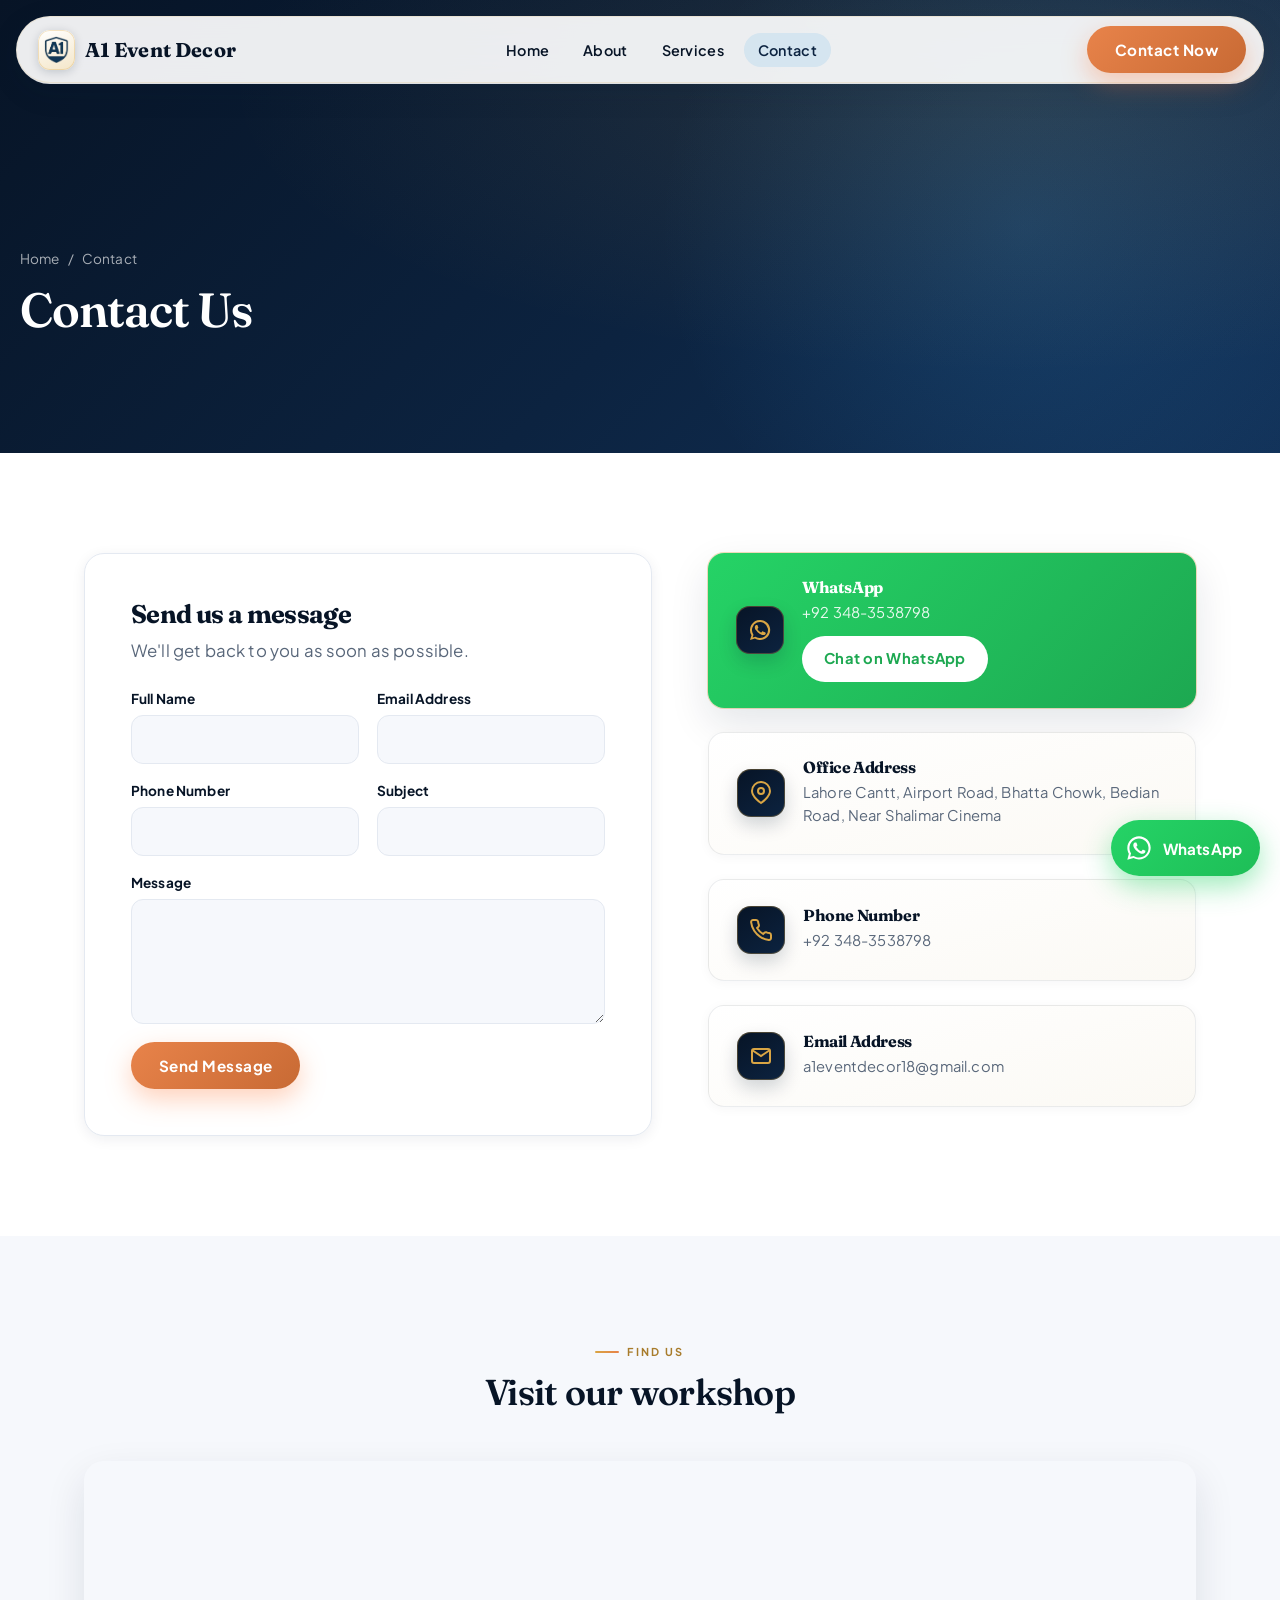
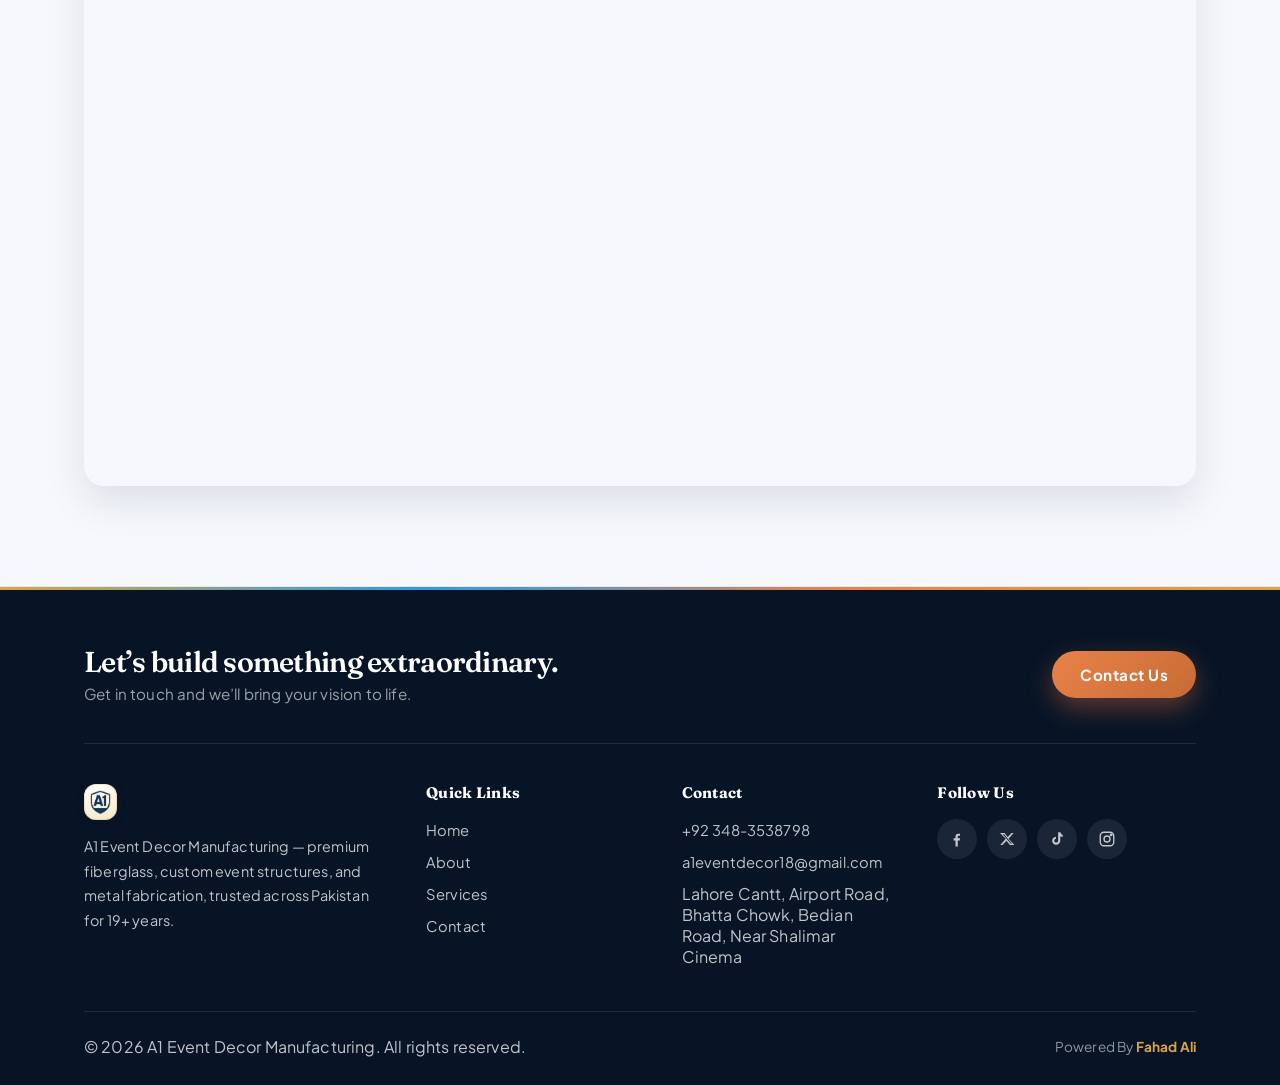
<file: contact.html>
<!DOCTYPE html>
<html lang="en">
<head>
<meta charset="UTF-8">
<meta name="viewport" content="width=device-width, initial-scale=1.0">
<title>Contact Us | A1 Event Decor Manufacturing</title>
<meta name="description" content="Get in touch with A1 Event Decor Manufacturing — Lahore Cantt, Pakistan. Call, WhatsApp, or send a message to discuss your requirements.">
<link rel="canonical" href="https://a1eventdecor.example.com/contact.html">
<link rel="icon" href="img/logo.png">
<link rel="stylesheet" href="css/style.css?v=20260827p">
</head>
<body>
<a class="skip-link" href="#main">Skip to content</a>
<div class="scroll-progress" id="scrollProgress"></div>

<header class="site-header">
  <div class="container nav-row">
    <a href="index.html" class="brand"><img data-cms-logo src="img/logo.png" alt="A1 Event Decor Manufacturing logo" style="height:40px; width:auto;"><span data-cms="site.navText">A1 Event Decor</span></a>
        <nav class="nav-links" id="navLinks">
      <a href="index.html">Home</a>
      <a href="about.html">About</a>
      <a href="services.html">Services</a>
      <a href="contact.html">Contact</a>
    </nav>
    <div class="nav-cta">
      <a href="contact.html" class="btn btn-primary">Contact Now</a>
<button class="nav-toggle" aria-label="Toggle menu" aria-expanded="false" id="navToggle"><span></span><span></span><span></span></button>
    </div>
  </div>
</header>

<main id="main">

<section class="page-hero">
  <div class="container page-hero-inner">
    <div class="breadcrumb"><a href="index.html">Home</a> / <span>Contact</span></div>
    <h1>Contact Us</h1>
  </div>
</section>

<section class="section-pad">
  <div class="container two-col" style="align-items:flex-start;">

    <div class="card reveal" style="padding:clamp(28px,5vw,46px);">
      <h2 style="font-size:1.6rem;">Send us a message</h2>
      <p class="lede mt-8">We'll get back to you as soon as possible.</p>
      <form id="contact-form" class="contact-form mt-24" novalidate>
        <div class="form-row-2">
          <div class="field">
            <label for="name">Full Name</label>
            <input type="text" id="name" name="name" required>
            <span class="err">Please enter your full name.</span>
          </div>
          <div class="field">
            <label for="email">Email Address</label>
            <input type="email" id="email" name="email" required>
            <span class="err">Please enter a valid email address.</span>
          </div>
        </div>
        <div class="form-row-2">
          <div class="field">
            <label for="phone">Phone Number</label>
            <input type="tel" id="phone" name="phone" required>
            <span class="err">Please enter a valid phone number.</span>
          </div>
          <div class="field">
            <label for="subject">Subject</label>
            <input type="text" id="subject" name="subject" required>
            <span class="err">Please enter a subject.</span>
          </div>
        </div>
        <div class="field">
          <label for="message">Message</label>
          <textarea id="message" name="message" rows="5" required></textarea>
          <span class="err">Please enter your message.</span>
        </div>
        <div id="form-status" class="form-status" role="status"></div>
        <button type="submit" class="btn btn-primary" style="justify-self:flex-start;">Send Message</button>
      </form>
    </div>

    <div class="reveal">
      <div class="card contact-info-card" style="background:linear-gradient(135deg,#25D366,#1DA851); color:#fff; border:none; box-shadow: var(--shadow-md), 0 0 0 1px rgba(217,165,68,0.35);">
        <div class="icon-badge" style="background:rgba(255,255,255,0.2); color:#fff;">
          <svg viewBox="0 0 24 24" fill="currentColor"><path d="M12 2a10 10 0 00-8.5 15.2L2 22l4.9-1.5A10 10 0 1012 2zm0 18a8 8 0 01-4.1-1.1l-.3-.2-3 .9.9-2.9-.2-.3A8 8 0 1112 20zm4.4-5.9c-.2-.1-1.4-.7-1.6-.8-.2-.1-.4-.1-.6.1-.2.2-.6.8-.8 1-.1.2-.3.2-.5.1-.7-.3-1.4-.8-2-1.4-.5-.5-1-1.2-1.4-1.9-.1-.2 0-.4.1-.5l.4-.5c.1-.2.2-.3.3-.5.1-.2 0-.4 0-.5-.1-.1-.6-1.4-.8-1.9-.2-.5-.4-.4-.6-.4h-.5c-.2 0-.5.1-.7.3-.2.2-.9.9-.9 2.2s1 2.6 1.1 2.7c.1.2 2 3 4.7 4.2.7.3 1.2.5 1.6.6.7.2 1.3.2 1.8.1.5-.1 1.4-.6 1.6-1.1.2-.5.2-1 .1-1.1-.1-.1-.2-.2-.4-.3z"/></svg>
        </div>
        <div>
          <h4 style="color:#fff;">WhatsApp</h4>
          <p style="color:rgba(255,255,255,0.9);" data-cms="site.whatsapp">+92 348-3538798</p>
          <a href="https://wa.me/923483538798" data-cms-href="whatsapp" target="_blank" rel="noopener" class="btn" style="background:#fff; color:#1DA851; margin-top:12px; padding:11px 22px;">Chat on WhatsApp</a>
        </div>
      </div>

      <div class="card contact-info-card mt-24">
        <div class="icon-badge gold"><svg viewBox="0 0 24 24" fill="none" stroke="currentColor" stroke-width="2"><path d="M21 10c0 6-9 12-9 12s-9-6-9-12a9 9 0 1118 0z"/><circle cx="12" cy="10" r="3"/></svg></div>
        <div>
          <h4>Office Address</h4>
          <p data-cms="site.address">Lahore Cantt, Airport Road, Bhatta Chowk, Bedian Road, Near Shalimar Cinema</p>
        </div>
      </div>

      <div class="card contact-info-card mt-24">
        <div class="icon-badge gold"><svg viewBox="0 0 24 24" fill="none" stroke="currentColor" stroke-width="2"><path d="M22 16.9v3a2 2 0 01-2.2 2 19.8 19.8 0 01-8.6-3.1 19.5 19.5 0 01-6-6A19.8 19.8 0 012.1 4.2 2 2 0 014.1 2h3a2 2 0 012 1.7c.1 1 .3 2 .7 2.9a2 2 0 01-.4 2.1L8.1 10a16 16 0 006 6l1.3-1.3a2 2 0 012.1-.4c.9.4 1.9.6 2.9.7a2 2 0 011.6 2z"/></svg></div>
        <div>
          <h4>Phone Number</h4>
          <p><a data-cms-href="tel" href="tel:+923483538798">+92 348-3538798</a></p>
        </div>
      </div>

      <div class="card contact-info-card mt-24">
        <div class="icon-badge gold"><svg viewBox="0 0 24 24" fill="none" stroke="currentColor" stroke-width="2"><path d="M4 4h16v16H4z" opacity="0"/><path d="M3 6l9 6 9-6"/><rect x="3" y="5" width="18" height="14" rx="2"/></svg></div>
        <div>
          <h4>Email Address</h4>
          <p><a data-cms-href="mailto" href="mailto:a1eventdecor18@gmail.com">a1eventdecor18@gmail.com</a></p>
        </div>
      </div>
    </div>
  </div>
</section>

<section class="section-pad bg-mist">
  <div class="container">
    <div class="section-head center reveal">
      <p class="eyebrow">Find Us</p>
      <h2>Visit our workshop</h2>
    </div>
    <div class="map-wrap reveal-scale">
      <iframe src="https://www.google.com/maps?q=Lahore+Cantt+Airport+Road+Bhatta+Chowk+Bedian+Road&output=embed" loading="lazy" title="A1 Event Decor Manufacturing location" referrerpolicy="no-referrer-when-downgrade"></iframe>
    </div>
  </div>
</section>

</main>

<footer class="site-footer">
  <div class="container">
    <div class="footer-cta">
      <div>
        <h3>Let&rsquo;s build something extraordinary.</h3>
        <p>Get in touch and we&rsquo;ll bring your vision to life.</p>
      </div>
      <a href="contact.html" class="btn btn-primary">Contact Us</a>
    </div>
    <div class="footer-grid">
      <div>
        <a href="index.html" class="brand" style="margin-bottom:14px;"><img data-cms-logo src="img/logo.png" alt="A1 Event Decor Manufacturing logo" style="height:36px; width:auto;"></a>
        <p style="font-size:0.9rem; line-height:1.7; max-width:32ch;">A1 Event Decor Manufacturing — premium fiberglass, custom event structures, and metal fabrication, trusted across Pakistan for 19+ years.</p>
      </div>
      <div>
        <h4>Quick Links</h4>
        <ul>
          <li><a href="index.html">Home</a></li>
          <li><a href="about.html">About</a></li>
          <li><a href="services.html">Services</a></li>
          <li><a href="contact.html">Contact</a></li>
        </ul>
      </div>
      <div>
        <h4>Contact</h4>
        <ul>
          <li><a data-cms-href="tel" href="tel:+923483538798">+92 348-3538798</a></li>
          <li><a data-cms-href="mailto" href="mailto:a1eventdecor18@gmail.com">a1eventdecor18@gmail.com</a></li>
          <li data-cms="site.address">Lahore Cantt, Airport Road, Bhatta Chowk, Bedian Road, Near Shalimar Cinema</li>
        </ul>
      </div>
      <div>
        <h4>Follow Us</h4>
        <div class="social-row">
          <a href="#" data-social="facebook" target="_blank" rel="noopener" aria-label="Facebook"><svg width="18" height="18" viewBox="0 0 24 24" fill="currentColor"><path d="M13 22v-8h2.7l.4-3H13V9c0-.9.2-1.5 1.5-1.5H16V5c-.3 0-1.2-.1-2.3-.1-2.3 0-3.7 1.4-3.7 3.9V11H7.5v3H10v8h3z"/></svg></a>
          <a href="#" data-social="twitter" target="_blank" rel="noopener" aria-label="Twitter / X"><svg width="16" height="16" viewBox="0 0 24 24" fill="currentColor"><path d="M18.9 3H22l-7.6 8.7L23 21h-6.6l-5.2-6.4L5.2 21H2l8.1-9.3L1.5 3h6.8l4.7 5.9L18.9 3zM17.6 19h1.8L7.5 5H5.6L17.6 19z"/></svg></a>
          <a href="#" data-social="tiktok" target="_blank" rel="noopener" aria-label="TikTok"><svg width="16" height="16" viewBox="0 0 24 24" fill="currentColor"><path d="M14 2h3.1c.3 1.8 1.5 3.3 3.4 3.8V9c-1.3 0-2.6-.4-3.6-1.1v6.6c0 3.4-2.8 6-6.1 6-3.4 0-6.1-2.7-6.1-6 0-3.2 2.5-5.8 5.7-6v3.2c-1.4.2-2.5 1.4-2.5 2.8 0 1.6 1.3 2.9 2.9 2.9s2.9-1.3 2.9-2.9V2z"/></svg></a>
          <a href="#" data-social="instagram" target="_blank" rel="noopener" aria-label="Instagram"><svg width="18" height="18" viewBox="0 0 24 24" fill="none" stroke="currentColor" stroke-width="1.8"><rect x="3" y="3" width="18" height="18" rx="5"/><circle cx="12" cy="12" r="4"/><circle cx="17.5" cy="6.5" r="1"/></svg></a>
        </div>
      </div>
    </div>
    <div class="footer-bottom">
      <p>&copy; 2026 A1 Event Decor Manufacturing. All rights reserved.</p>
      <p class="powered-by">Powered By <strong>Fahad Ali</strong></p>
    </div>
  </div>
</footer>

<script src="js/content.js?v=20260827p"></script>
<script src="js/cms.js?v=20260827p"></script>
<script src="js/main.js?v=20260827p"></script>

<a href="https://wa.me/923483538798" data-cms-href="whatsapp" class="wa-float" target="_blank" rel="noopener" aria-label="Chat on WhatsApp">
  <svg viewBox="0 0 24 24" width="28" height="28" fill="currentColor" aria-hidden="true"><path d="M17.5 14.4c-.3-.1-1.6-.8-1.8-.9-.2-.1-.4-.1-.6.1-.2.2-.7.9-.8 1-.2.2-.3.2-.6.1-.3-.1-1.2-.4-2.3-1.5-.9-.8-1.4-1.7-1.6-2-.2-.3 0-.4.1-.5.1-.1.3-.3.4-.4.1-.1.2-.3.3-.4.1-.2 0-.3 0-.4 0-.1-.6-1.4-.8-1.9-.2-.5-.4-.4-.6-.4h-.5c-.2 0-.4.1-.7.4-.2.2-.9.9-.9 2.1s.9 2.4 1 2.6c.1.2 1.8 2.8 4.4 3.9 1.6.7 2.2.8 3 .7.5-.1 1.6-.6 1.8-1.3.2-.6.2-1.2.2-1.3 0-.1-.2-.2-.5-.3z"/><path d="M12 2C6.5 2 2 6.5 2 12c0 1.8.5 3.4 1.3 4.9L2 22l5.3-1.4c1.4.8 3 1.2 4.7 1.2 5.5 0 10-4.5 10-10S17.5 2 12 2zm0 18.2c-1.5 0-3-.4-4.2-1.2l-.3-.2-3.1.8.8-3-.2-.3C4.2 15 3.8 13.5 3.8 12 3.8 7.5 7.5 3.8 12 3.8S20.2 7.5 20.2 12 16.5 20.2 12 20.2z"/></svg>
  <span>WhatsApp</span>
</a>

</body>
</html>
</file>
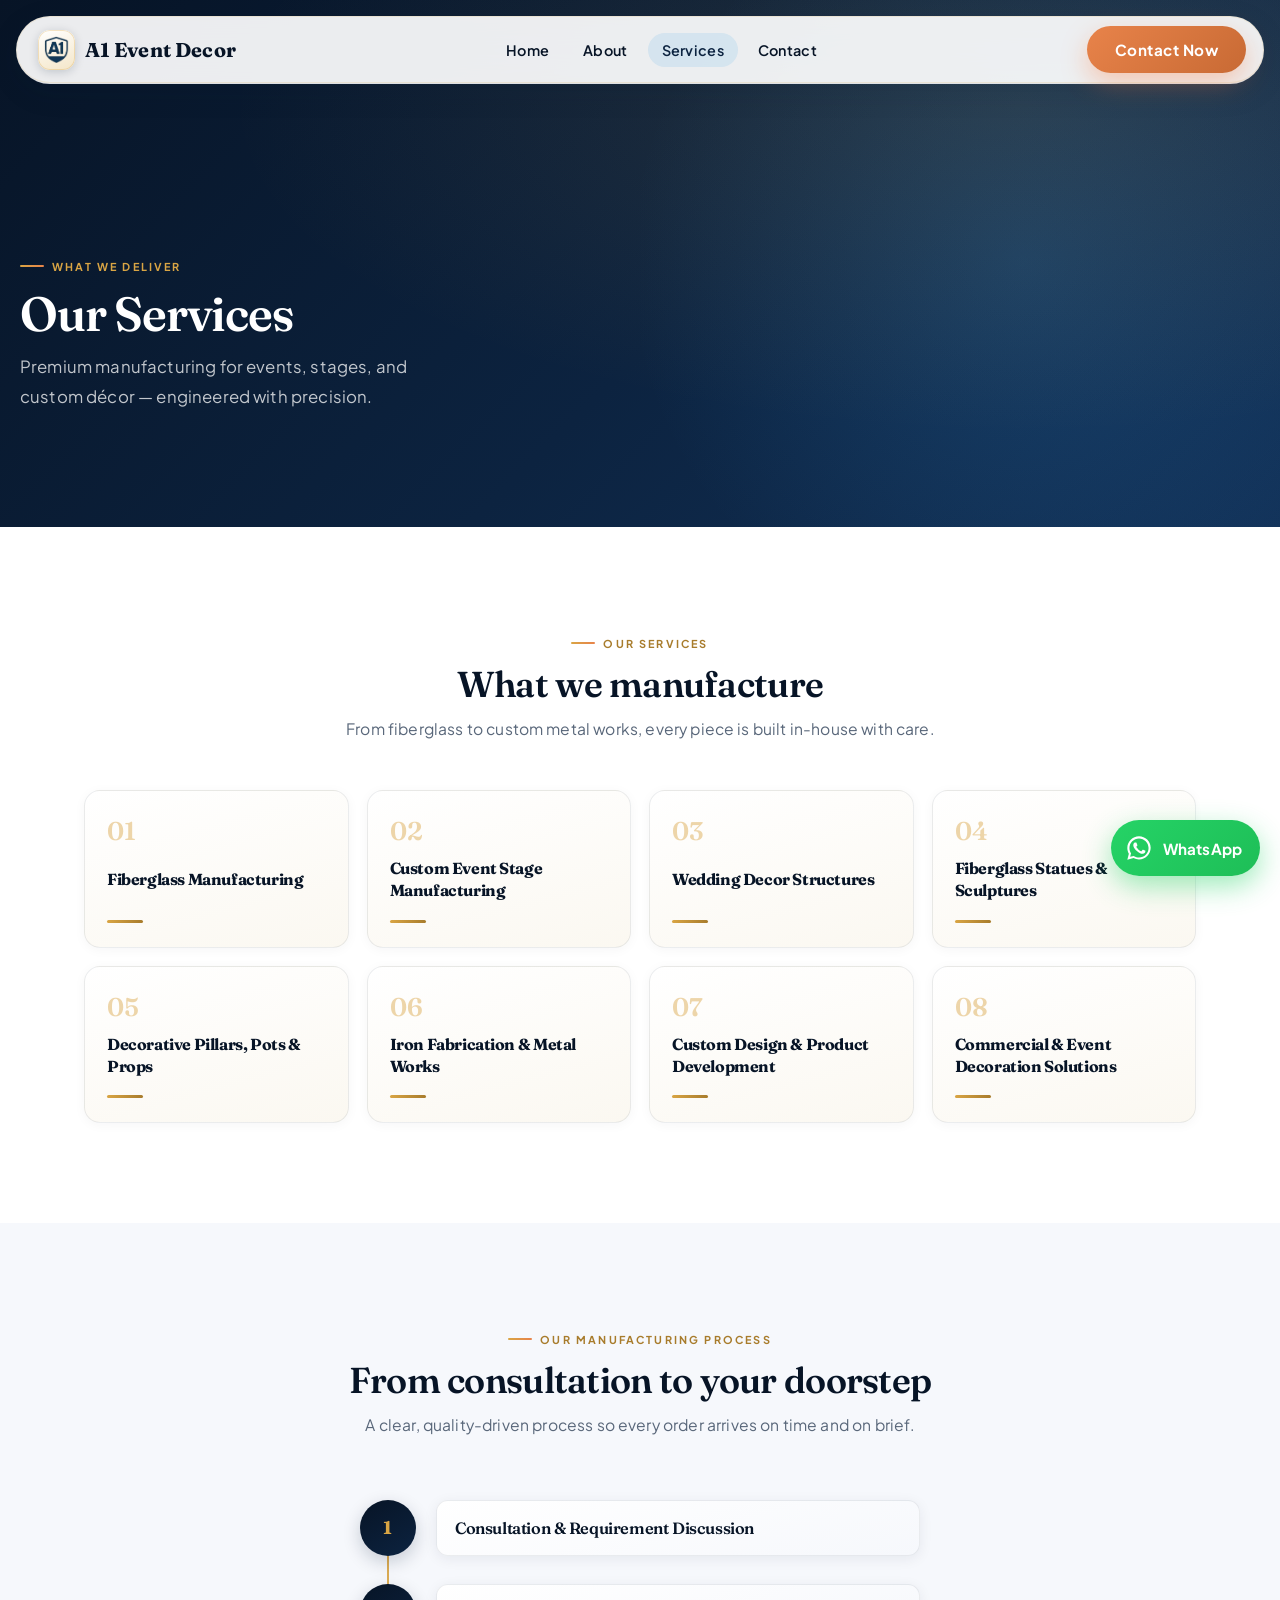
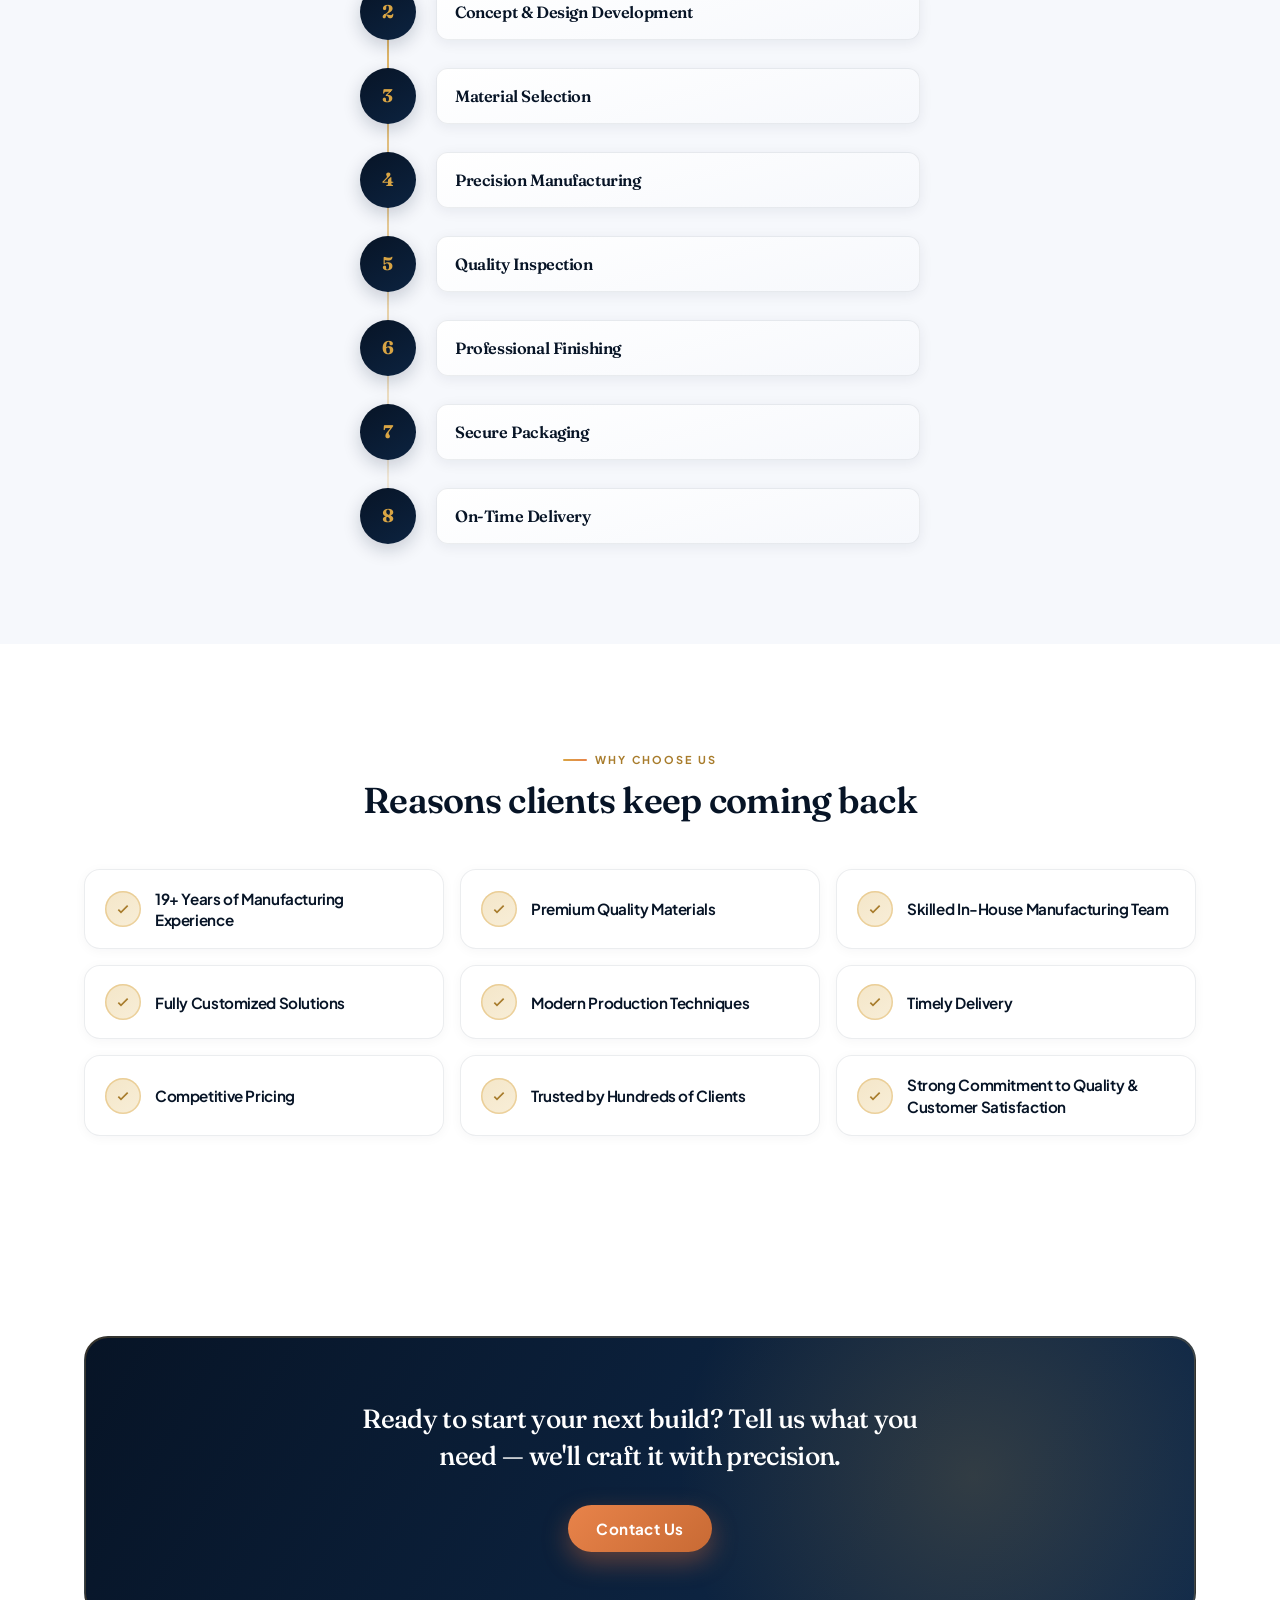
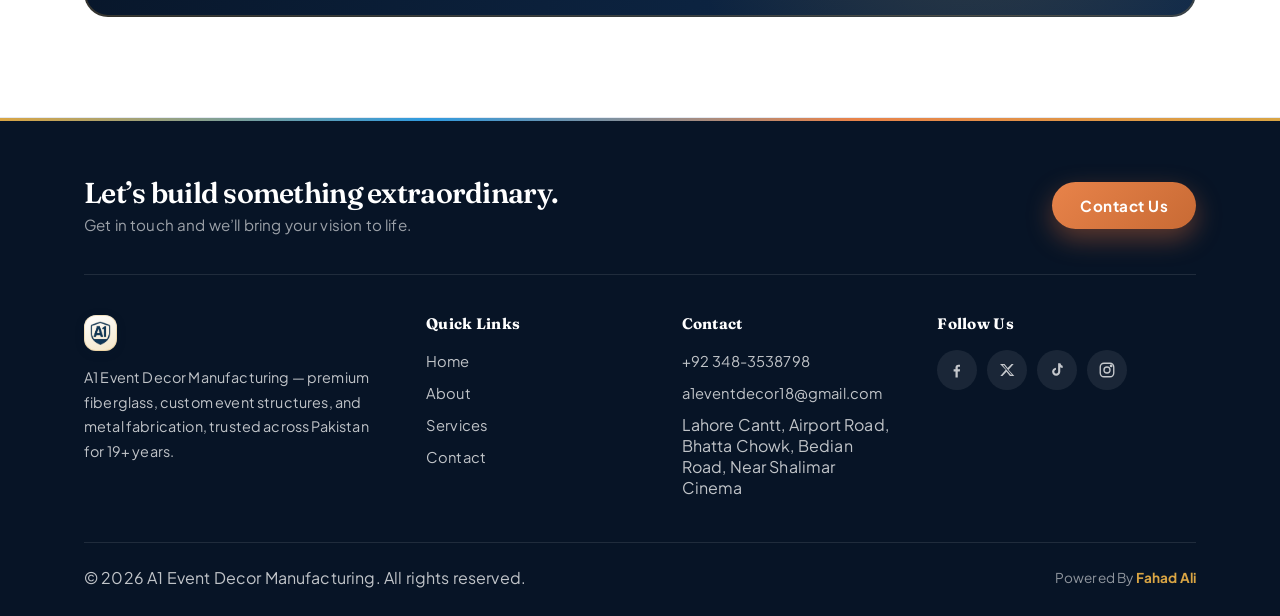
<file: services.html>
<!DOCTYPE html>
<html lang="en">
<head>
<meta charset="UTF-8">
<meta name="viewport" content="width=device-width, initial-scale=1.0">
<title>Services | A1 Event Decor Manufacturing</title>
<meta name="description" content="Premium fiberglass manufacturing, custom event stages, wedding decor structures, and our full manufacturing process — A1 Event Decor Manufacturing.">
<link rel="canonical" href="https://a1eventdecor.example.com/services.html">
<link rel="icon" href="img/logo.png">
<link rel="stylesheet" href="css/style.css?v=20260827p">
</head>
<body>
<a class="skip-link" href="#main">Skip to content</a>
<div class="scroll-progress" id="scrollProgress"></div>

<header class="site-header">
  <div class="container nav-row">
    <a href="index.html" class="brand"><img data-cms-logo src="img/logo.png" alt="A1 Event Decor Manufacturing logo" style="height:40px; width:auto;"><span data-cms="site.navText">A1 Event Decor</span></a>
    <nav class="nav-links" id="navLinks">
      <a href="index.html">Home</a>
      <a href="about.html">About</a>
      <a href="services.html" class="active">Services</a>
      <a href="contact.html">Contact</a>
    </nav>
    <div class="nav-cta">
      <a href="contact.html" class="btn btn-primary">Contact Now</a>
      <button class="nav-toggle" aria-label="Toggle menu" aria-expanded="false" id="navToggle"><span></span><span></span><span></span></button>
    </div>
  </div>
</header>

<main id="main">

<section class="page-hero">
  <div class="container page-hero-inner">
    <p class="eyebrow" style="color:var(--gold);">What we deliver</p>
    <h1 data-cms="servicesPage.heroTitle">Our Services</h1>
    <p class="lede" style="color:rgba(255,255,255,0.75); max-width:36ch; margin-top:12px;" data-cms="servicesPage.heroSub">Premium manufacturing for events, stages, and custom décor — engineered with precision.</p>
  </div>
</section>

<section class="section-pad">
  <div class="container">
    <div class="section-head center reveal">
      <p class="eyebrow">Our Services</p>
      <h2>What we manufacture</h2>
      <p class="lede" data-cms="servicesPage.servicesIntro">From fiberglass to custom metal works, every piece is built in-house with care.</p>
    </div>
    <div class="grid grid-4 premium-grid" id="services-grid"></div>
  </div>
</section>

<section class="section-pad bg-mist">
  <div class="container" style="max-width:760px;">
    <div class="section-head center reveal">
      <p class="eyebrow">Our Manufacturing Process</p>
      <h2>From consultation to your doorstep</h2>
      <p class="lede" data-cms="servicesPage.processIntro">A clear, quality-driven process so every order arrives on time and on brief.</p>
    </div>
    <div class="timeline" id="process-timeline"></div>
  </div>
</section>

<section class="section-pad">
  <div class="container">
    <div class="section-head center reveal">
      <p class="eyebrow">Why Choose Us</p>
      <h2>Reasons clients keep coming back</h2>
    </div>
    <div class="grid grid-3 premium-grid" id="why-choose-us-grid"></div>
  </div>
</section>

<section class="section-pad">
  <div class="container">
    <div class="cta-band reveal-scale">
      <h3 data-cms="servicesPage.ctaText">Ready to start your next build? Tell us what you need — we&rsquo;ll craft it with precision.</h3>
      <a href="contact.html" class="btn btn-primary">Contact Us</a>
    </div>
  </div>
</section>

</main>

<footer class="site-footer">
  <div class="container">
    <div class="footer-cta">
      <div>
        <h3>Let&rsquo;s build something extraordinary.</h3>
        <p>Get in touch and we&rsquo;ll bring your vision to life.</p>
      </div>
      <a href="contact.html" class="btn btn-primary">Contact Us</a>
    </div>
    <div class="footer-grid">
      <div>
        <a href="index.html" class="brand" style="margin-bottom:14px;"><img data-cms-logo src="img/logo.png" alt="A1 Event Decor Manufacturing logo" style="height:36px; width:auto;"></a>
        <p style="font-size:0.9rem; line-height:1.7; max-width:32ch;">A1 Event Decor Manufacturing — premium fiberglass, custom event structures, and metal fabrication, trusted across Pakistan for 19+ years.</p>
      </div>
      <div>
        <h4>Quick Links</h4>
        <ul>
          <li><a href="index.html">Home</a></li>
          <li><a href="about.html">About</a></li>
          <li><a href="services.html" class="active">Services</a></li>
          <li><a href="contact.html">Contact</a></li>
        </ul>
      </div>
      <div>
        <h4>Contact</h4>
        <ul>
          <li><a data-cms-href="tel" href="tel:+923483538798">+92 348-3538798</a></li>
          <li><a data-cms-href="mailto" href="mailto:a1eventdecor18@gmail.com">a1eventdecor18@gmail.com</a></li>
          <li data-cms="site.address">Lahore Cantt, Airport Road, Bhatta Chowk, Bedian Road, Near Shalimar Cinema</li>
        </ul>
      </div>
      <div>
        <h4>Follow Us</h4>
        <div class="social-row">
          <a href="#" data-social="facebook" target="_blank" rel="noopener" aria-label="Facebook"><svg width="18" height="18" viewBox="0 0 24 24" fill="currentColor"><path d="M13 22v-8h2.7l.4-3H13V9c0-.9.2-1.5 1.5-1.5H16V5c-.3 0-1.2-.1-2.3-.1-2.3 0-3.7 1.4-3.7 3.9V11H7.5v3H10v8h3z"/></svg></a>
          <a href="#" data-social="twitter" target="_blank" rel="noopener" aria-label="Twitter / X"><svg width="16" height="16" viewBox="0 0 24 24" fill="currentColor"><path d="M18.9 3H22l-7.6 8.7L23 21h-6.6l-5.2-6.4L5.2 21H2l8.1-9.3L1.5 3h6.8l4.7 5.9L18.9 3zM17.6 19h1.8L7.5 5H5.6L17.6 19z"/></svg></a>
          <a href="#" data-social="tiktok" target="_blank" rel="noopener" aria-label="TikTok"><svg width="16" height="16" viewBox="0 0 24 24" fill="currentColor"><path d="M14 2h3.1c.3 1.8 1.5 3.3 3.4 3.8V9c-1.3 0-2.6-.4-3.6-1.1v6.6c0 3.4-2.8 6-6.1 6-3.4 0-6.1-2.7-6.1-6 0-3.2 2.5-5.8 5.7-6v3.2c-1.4.2-2.5 1.4-2.5 2.8 0 1.6 1.3 2.9 2.9 2.9s2.9-1.3 2.9-2.9V2z"/></svg></a>
          <a href="#" data-social="instagram" target="_blank" rel="noopener" aria-label="Instagram"><svg width="18" height="18" viewBox="0 0 24 24" fill="none" stroke="currentColor" stroke-width="1.8"><rect x="3" y="3" width="18" height="18" rx="5"/><circle cx="12" cy="12" r="4"/><circle cx="17.5" cy="6.5" r="1"/></svg></a>
        </div>
      </div>
    </div>
    <div class="footer-bottom">
      <p>&copy; 2026 A1 Event Decor Manufacturing. All rights reserved.</p>
      <p class="powered-by">Powered By <strong>Fahad Ali</strong></p>
    </div>
  </div>
</footer>

<script src="js/content.js?v=20260827p"></script>
<script src="js/cms.js?v=20260827p"></script>
<script src="js/main.js?v=20260827p"></script>

<a href="https://wa.me/923483538798" data-cms-href="whatsapp" class="wa-float" target="_blank" rel="noopener" aria-label="Chat on WhatsApp">
  <svg viewBox="0 0 24 24" width="28" height="28" fill="currentColor" aria-hidden="true"><path d="M17.5 14.4c-.3-.1-1.6-.8-1.8-.9-.2-.1-.4-.1-.6.1-.2.2-.7.9-.8 1-.2.2-.3.2-.6.1-.3-.1-1.2-.4-2.3-1.5-.9-.8-1.4-1.7-1.6-2-.2-.3 0-.4.1-.5.1-.1.3-.3.4-.4.1-.1.2-.3.3-.4.1-.2 0-.3 0-.4 0-.1-.6-1.4-.8-1.9-.2-.5-.4-.4-.6-.4h-.5c-.2 0-.4.1-.7.4-.2.2-.9.9-.9 2.1s.9 2.4 1 2.6c.1.2 1.8 2.8 4.4 3.9 1.6.7 2.2.8 3 .7.5-.1 1.6-.6 1.8-1.3.2-.6.2-1.2.2-1.3 0-.1-.2-.2-.5-.3z"/><path d="M12 2C6.5 2 2 6.5 2 12c0 1.8.5 3.4 1.3 4.9L2 22l5.3-1.4c1.4.8 3 1.2 4.7 1.2 5.5 0 10-4.5 10-10S17.5 2 12 2zm0 18.2c-1.5 0-3-.4-4.2-1.2l-.3-.2-3.1.8.8-3-.2-.3C4.2 15 3.8 13.5 3.8 12 3.8 7.5 7.5 3.8 12 3.8S20.2 7.5 20.2 12 16.5 20.2 12 20.2z"/></svg>
  <span>WhatsApp</span>
</a>

</body>
</html>
</file>
<file: css/style.css>
/* ==========================================================================
   A1 Event Decor Manufacturing — Design Tokens
   Signature: the "Arch" — a nod to the event stage arches this company
   actually builds — used as a section divider, badge shape, and hero frame.
   ========================================================================== */

@import url('https://fonts.googleapis.com/css2?family=Fraunces:opsz,wght@9..144,300;9..144,500;9..144,600;9..144,700&family=Plus+Jakarta+Sans:ital,wght@0,400;0,500;0,600;0,700;0,800;1,500&display=swap');

:root {
  /* Color — deep luxury jewel-tone navy, warm gold-orange, refined sky accent */
  --navy-deep: #071426;
  --navy: #0C2340;
  --navy-soft: #123259;
  --white: #FFFFFF;
  --mist: #F6F8FC;
  --mist-2: #ECF1F8;
  --sky: #2F9BE0;
  --sky-soft: #DCEEFB;
  --gold: #D9A544;
  --gold-soft: #F4E6C8;
  --gold-deep: #A87C2C;
  --orange: #E8834A;
  --orange-deep: #C86A34;
  --ink: #121B29;
  --ink-soft: #59677A;
  --line: #E4E9F1;

  /* Type */
  --font-display: 'Fraunces', serif;
  --font-body: 'Plus Jakarta Sans', sans-serif;

  /* Radius / shadow */
  --r-sm: 12px;
  --r-md: 20px;
  --r-lg: 32px;
  --shadow-sm: 0 3px 14px rgba(8, 27, 51, 0.07);
  --shadow-md: 0 16px 40px rgba(8, 27, 51, 0.11);
  --shadow-lg: 0 28px 70px rgba(8, 27, 51, 0.18);
  --shadow-glow: 0 10px 32px rgba(63, 169, 245, 0.28);

  --container: 1240px;
  --pad: clamp(20px, 5vw, 64px);
}

* { box-sizing: border-box; }
html { scroll-behavior: smooth; }

@media (prefers-reduced-motion: reduce) {
  html { scroll-behavior: auto; }
  *, *::before, *::after { animation-duration: 0.001ms !important; animation-iteration-count: 1 !important; transition-duration: 0.001ms !important; }
}

body {
  margin: 0;
  font-family: var(--font-body);
  color: var(--ink);
  background: var(--white);
  overflow-x: hidden;
  -webkit-font-smoothing: antialiased;
  animation: pageFadeIn 0.6s ease both;
}
@keyframes pageFadeIn { from { opacity: 0; } to { opacity: 1; } }

img { max-width: 100%; display: block; }

a { color: inherit; text-decoration: none; }

h1, h2, h3, h4 {
  font-family: var(--font-display);
  color: var(--navy-deep);
  line-height: 1.12;
  margin: 0;
  letter-spacing: -0.01em;
}

p { margin: 0; }

.container {
  max-width: var(--container);
  margin: 0 auto;
  padding-left: var(--pad);
  padding-right: var(--pad);
}

section { position: relative; }

.eyebrow {
  display: inline-flex;
  align-items: center;
  gap: 8px;
  font-size: 0.72rem;
  font-weight: 700;
  letter-spacing: 0.18em;
  text-transform: uppercase;
  color: var(--gold-deep, var(--gold));
  margin-bottom: 14px;
}
.eyebrow::before {
  content: '';
  width: 24px; height: 2px;
  background: linear-gradient(90deg, var(--gold), var(--orange));
  border-radius: 2px;
}

.section-head { max-width: 640px; margin-bottom: 32px; }
.section-head.center { max-width: 680px; margin-left: auto; margin-right: auto; text-align: center; }
.section-head h2 { font-size: clamp(1.4rem, 3vw, 2.2rem); font-weight: 600; }
.section-head .lede { margin-top: 12px; color: var(--ink-soft); font-size: 0.98rem; line-height: 1.65; }

.section-pad { padding: clamp(40px, 7vw, 88px) 0; }
.bg-mist { background: var(--mist); }
.bg-navy { background: var(--navy-deep); color: var(--white); }
.bg-navy h2, .bg-navy h3, .bg-navy h4 { color: var(--white); }

/* ---------- Buttons ---------- */
.btn {
  display: inline-flex;
  align-items: center;
  justify-content: center;
  gap: 10px;
  padding: 15px 30px;
  border-radius: 999px;
  font-family: var(--font-body);
  font-weight: 700;
  font-size: 0.95rem;
  border: none;
  cursor: pointer;
  transition: transform 0.35s cubic-bezier(.2,.8,.2,1), box-shadow 0.35s, background 0.3s, color 0.3s;
  white-space: nowrap;
}
.btn-primary {
  background: linear-gradient(135deg, var(--orange), var(--orange-deep));
  color: var(--white);
  box-shadow: 0 10px 26px rgba(255, 122, 61, 0.35);
  position: relative; overflow: hidden;
}
.btn-primary::after {
  content: ''; position: absolute; top: 0; left: -60%; width: 40%; height: 100%;
  background: linear-gradient(120deg, transparent, rgba(255,255,255,0.35), transparent);
  transform: skewX(-20deg); transition: left 0.6s ease;
}
.btn-primary:hover::after { left: 130%; }
.btn-primary:hover { transform: translateY(-3px); box-shadow: 0 16px 34px rgba(255, 122, 61, 0.45); }
.hero .btn-primary { animation: ctaPulse 3s ease-in-out infinite; }
@keyframes ctaPulse {
  0%, 100% { box-shadow: 0 10px 26px rgba(255, 122, 61, 0.35); }
  50% { box-shadow: 0 10px 34px rgba(255, 122, 61, 0.55); }
}
@media (prefers-reduced-motion: reduce) { .hero .btn-primary { animation: none; } }
.btn-ghost {
  background: rgba(255,255,255,0.08);
  color: var(--white);
  border: 1.5px solid rgba(255,255,255,0.5);
  backdrop-filter: blur(6px);
}
.btn-ghost:hover { background: rgba(255,255,255,0.18); transform: translateY(-3px); }
.btn-outline-navy {
  background: transparent;
  color: var(--navy);
  border: 1.5px solid var(--navy);
}
.btn-outline-navy:hover { background: var(--navy); color: #fff; transform: translateY(-3px); }
.btn-sky {
  background: var(--sky);
  color: var(--white);
  box-shadow: var(--shadow-glow);
}
.btn-sky:hover { transform: translateY(-3px); background: #2f9ae0; }
.btn:focus-visible, a:focus-visible, button:focus-visible, input:focus-visible, textarea:focus-visible, select:focus-visible {
  outline: 3px solid var(--sky);
  outline-offset: 3px;
}

/* ---------- Nav ---------- */
.scroll-progress {
  position: fixed; top: 0; left: 0; height: 3px; width: 0%; z-index: 700;
  background: linear-gradient(90deg, var(--gold), var(--orange), var(--sky));
  transition: width 0.1s linear;
}
.site-header {
  position: fixed;
  top: 16px; left: 16px; right: 16px;
  z-index: 500;
  padding: 10px 8px;
  background: rgba(255,255,255,0.85);
  backdrop-filter: blur(18px) saturate(1.4);
  box-shadow: 0 8px 30px rgba(8, 27, 51, 0.1), inset 0 0 0 1px rgba(217,165,68,0.16);
  border-radius: 999px;
  max-width: 1320px; margin: 0 auto;
  transition: box-shadow 0.4s, padding 0.4s, background 0.4s, top 0.4s;
}
.site-header .container { padding-left: 14px; padding-right: 10px; }
.site-header.scrolled {
  top: 10px;
  background: rgba(255,255,255,0.95);
  box-shadow: 0 12px 36px rgba(8, 27, 51, 0.16), inset 0 0 0 1px rgba(217,165,68,0.22);
  padding: 8px 8px;
}
.site-header .nav-row { display: flex; align-items: center; justify-content: space-between; }
.brand { display: flex; align-items: center; gap: 10px; font-family: var(--font-display); font-weight: 700; font-size: clamp(0.95rem, 3.2vw, 1.25rem); color: var(--navy-deep); white-space: nowrap; }
img[data-cms-logo] {
  background: linear-gradient(160deg, #ffffff, var(--gold-soft));
  padding: 6px;
  border-radius: 12px;
  box-shadow: 0 2px 10px rgba(8,27,51,0.18), inset 0 0 0 1px rgba(217,165,68,0.3);
  object-fit: contain;
}
.brand .mark {
  width: 40px; height: 40px; border-radius: 12px;
  background: linear-gradient(135deg, var(--sky), var(--orange));
  display: flex; align-items: center; justify-content: center;
  font-family: var(--font-display); font-weight: 700; color: #fff; font-size: 1.1rem;
  box-shadow: var(--shadow-glow);
}
.nav-links { display: flex; align-items: center; gap: 6px; }
.nav-links a {
  color: var(--navy-deep);
  font-weight: 600; font-size: 0.94rem;
  padding: 10px 16px; border-radius: 999px;
  transition: background 0.3s, color 0.3s;
  position: relative;
}
.nav-links a::after {
  content: ''; position: absolute; left: 16px; right: 16px; bottom: 4px; height: 2px;
  background: linear-gradient(90deg, var(--gold), var(--orange)); border-radius: 2px;
  transform: scaleX(0); transform-origin: left; transition: transform 0.3s ease;
}
.nav-links a:hover::after, .nav-links a.active::after { transform: scaleX(1); }
.nav-links a:hover, .nav-links a.active { background: var(--sky-soft); color: var(--sky); }

.nav-cta { display: flex; align-items: center; gap: 14px; }
.nav-toggle { display: none; background: none; border: none; cursor: pointer; padding: 8px; }
.nav-toggle span { display: block; width: 26px; height: 2px; background: var(--navy-deep); margin: 6px 0; border-radius: 2px; transition: transform 0.3s, opacity 0.3s; }

@media (max-width: 992px) {
  .nav-links { position: fixed; top: 0; right: 0; height: 100vh; width: min(320px, 82vw);
    background: #fff; flex-direction: column; align-items: stretch; justify-content: center;
    gap: 4px; padding: 40px 28px; transform: translateX(100%); transition: transform 0.4s cubic-bezier(.2,.8,.2,1);
    box-shadow: -20px 0 50px rgba(8,27,51,0.18);
  }
  .nav-links.open { transform: translateX(0); }
  .nav-links a { padding: 16px 10px; font-size: 1.05rem; border-bottom: 1px solid var(--line); }
  .nav-toggle { display: block; z-index: 600; }
  .nav-cta .btn-primary { display: none; }
}

/* ---------- Hero (split layout, light theme, arch divider) ---------- */
.hero {
  position: relative;
  padding: clamp(120px, 16vw, 168px) 0 clamp(60px, 8vw, 100px);
  overflow: hidden;
  background: linear-gradient(180deg, #EFF5FC 0%, var(--mist) 55%, #fff 100%);
}
.hero::before {
  content: '';
  position: absolute; top: -120px; right: -140px; width: 480px; height: 480px; border-radius: 50%;
  background: radial-gradient(circle, rgba(63,169,245,0.18), transparent 70%);
  animation: floatOrb1 14s ease-in-out infinite;
}
.hero::after {
  content: '';
  position: absolute; bottom: -160px; left: -120px; width: 420px; height: 420px; border-radius: 50%;
  background: radial-gradient(circle, rgba(255,122,61,0.14), transparent 70%);
  animation: floatOrb2 17s ease-in-out infinite;
}
@keyframes floatOrb1 { 0%,100% { transform: translate(0,0) scale(1); } 50% { transform: translate(-30px, 25px) scale(1.08); } }
@keyframes floatOrb2 { 0%,100% { transform: translate(0,0) scale(1); } 50% { transform: translate(25px, -20px) scale(1.06); } }
.hero-inner { position: relative; z-index: 2; display: grid; grid-template-columns: 1.1fr 0.9fr; gap: clamp(24px, 5vw, 60px); align-items: center; }
.hero-inner .eyebrow { color: var(--gold-deep); }
.hero-inner .eyebrow::before { background: linear-gradient(90deg, var(--gold), var(--orange)); }
.hero h1 {
  color: var(--navy-deep);
  font-size: clamp(2.1rem, 5vw, 3.6rem);
  font-weight: 600;
}
.hero h1 .accent { color: var(--sky); font-style: italic; }
.hero .sub { margin-top: 20px; max-width: 46ch; font-size: 1.05rem; color: var(--ink-soft); line-height: 1.7; }
.hero .cta-row { margin-top: 32px; display: flex; gap: 14px; flex-wrap: wrap; }
.hero .cta-row .btn-ghost { background: #fff; color: var(--navy-deep); border: 1.5px solid var(--line); box-shadow: var(--shadow-sm); }
.hero .cta-row .btn-ghost:hover { background: var(--mist); }
.hero-mini-stats { margin-top: 38px; display: flex; gap: clamp(20px, 4vw, 44px); flex-wrap: wrap; }
.hero-mini-stats .mini-stat b { display: block; font-family: var(--font-display); font-size: 1.5rem; color: var(--navy-deep); }
.hero-mini-stats .mini-stat span { font-size: 0.78rem; color: var(--ink-soft); letter-spacing: 0.02em; text-transform: uppercase; }

.hero-visual { position: relative; }
.hero-visual-card {
  position: relative; border-radius: var(--r-lg); overflow: hidden; aspect-ratio: 4/5;
  box-shadow: var(--shadow-lg); border: 6px solid #fff;
  animation: heroFloat 6s ease-in-out infinite;
}
@keyframes heroFloat {
  0%, 100% { transform: translateY(0); }
  50% { transform: translateY(-10px); }
}
.hero-slides { position: absolute; inset: 0; }
.hero-slide {
  position: absolute; inset: 0;
  background-size: cover; background-position: center;
  opacity: 0; transform: scale(1.05); transition: opacity 1.4s ease, transform 6s ease;
}
.hero-slide.active { opacity: 1; transform: scale(1); }
.hero-visual-card::after {
  content: ''; position: absolute; inset: 0;
  background: linear-gradient(180deg, rgba(8,27,51,0) 40%, rgba(8,27,51,0.55) 100%);
}
.hero-visual-badge {
  position: absolute; bottom: 20px; left: 20px; right: 20px; z-index: 2;
  color: #fff; display: flex; align-items: center; justify-content: space-between;
}
.hero-visual-badge .tag { font-size: 0.72rem; font-weight: 700; letter-spacing: 0.08em; text-transform: uppercase; opacity: 0.85; }
.hero-dots { display: flex; gap: 8px; position: absolute; top: 20px; right: 20px; z-index: 3; }
.hero-dots button { width: 22px; height: 4px; border-radius: 4px; background: rgba(255,255,255,0.45); border: none; cursor: pointer; transition: background 0.3s, width 0.3s; }
.hero-dots button.active { background: #fff; width: 34px; }
.hero-arch { display: none; }

@media (max-width: 900px) {
  .hero-inner { grid-template-columns: 1fr; }
  .hero-visual-card { aspect-ratio: 16/10; order: -1; }
}

/* ---------- Reveal animations ---------- */
.reveal { opacity: 0; transform: translateY(28px); transition: opacity 0.8s cubic-bezier(.2,.7,.2,1), transform 0.8s cubic-bezier(.2,.7,.2,1); }
.reveal.in { opacity: 1; transform: translateY(0); }
.reveal-scale { opacity: 0; transform: scale(0.94); transition: opacity 0.7s ease, transform 0.7s cubic-bezier(.2,.7,.2,1); }
.reveal-scale.in { opacity: 1; transform: scale(1); }
.stagger > * { transition-delay: calc(var(--i, 0) * 90ms); }

/* ---------- Message / elegant card ---------- */
.message-card {
  background: linear-gradient(160deg, var(--navy) 0%, var(--navy-soft) 100%);
  border-radius: var(--r-lg);
  padding: clamp(28px, 6vw, 64px);
  color: #fff;
  box-shadow: var(--shadow-lg), inset 0 0 0 1px rgba(217,165,68,0.22);
  position: relative;
  overflow: hidden;
}
.message-card .quote-badge {
  width: 52px; height: 52px; border-radius: 50%; display: flex; align-items: center; justify-content: center;
  background: linear-gradient(135deg, var(--gold), var(--orange)); color: #1a1200;
  font-family: var(--font-display); font-size: 1.8rem; font-weight: 700; margin-bottom: 18px;
  box-shadow: 0 8px 22px rgba(217,165,68,0.35);
}
.message-card .eyebrow { color: var(--gold); }
.message-card .eyebrow::before { background: linear-gradient(90deg, var(--gold), var(--orange)); }
.message-card p.quote {
  font-family: var(--font-display);
  font-size: clamp(1rem, 2.2vw, 1.45rem);
  font-weight: 400;
  line-height: 1.55;
  position: relative; z-index: 1;
}
.message-card .actions { margin-top: 26px; }
@media (max-width: 480px) {
  .message-card .quote-badge { width: 42px; height: 42px; font-size: 1.4rem; margin-bottom: 14px; }
}

/* ---------- Generic cards ---------- */
.card {
  background: #fff;
  border-radius: var(--r-md);
  border: 1px solid var(--line);
  box-shadow: var(--shadow-sm);
  transition: transform 0.4s cubic-bezier(.2,.8,.2,1), box-shadow 0.4s, border-color 0.4s;
}
.card:hover { transform: translateY(-6px); box-shadow: var(--shadow-md); border-color: rgba(217,165,68,0.35); }

.glass {
  background: rgba(255,255,255,0.65);
  backdrop-filter: blur(16px);
  border: 1px solid rgba(255,255,255,0.5);
}
.bg-navy .glass, .on-photo .glass {
  background: rgba(255,255,255,0.08);
  border: 1px solid rgba(255,255,255,0.16);
  color: #fff;
}

/* ---------- Icon badge (unified premium gold) ---------- */
.icon-badge {
  width: 56px; height: 56px;
  border-radius: 50%;
  display: flex; align-items: center; justify-content: center;
  background: linear-gradient(145deg, var(--gold-soft), #F8EED8);
  color: var(--gold-deep);
  flex-shrink: 0;
  box-shadow: inset 0 0 0 1.5px rgba(217,165,68,0.45), 0 6px 16px rgba(168,124,44,0.12);
  transition: transform 0.45s cubic-bezier(.2,.8,.2,1), box-shadow 0.35s ease;
}
.card:hover .icon-badge, .feature-card:hover .icon-badge, .value-card:hover .icon-badge {
  transform: translateY(-2px) scale(1.06);
  box-shadow: inset 0 0 0 1.5px rgba(217,165,68,0.55), 0 10px 22px rgba(168,124,44,0.2);
}
.icon-badge svg { width: 24px; height: 24px; }
.icon-badge.orange,
.icon-badge.gold,
.icon-badge.navy {
  background: linear-gradient(145deg, var(--gold-soft), #F8EED8);
  color: var(--gold-deep);
}

/* ---------- Grid helpers ---------- */
.grid { display: grid; gap: 26px; }
.grid-2 { grid-template-columns: repeat(2, 1fr); }
.grid-3 { grid-template-columns: repeat(3, 1fr); }
.grid-4 { grid-template-columns: repeat(4, 1fr); }
@media (max-width: 1024px) { .grid-4 { grid-template-columns: repeat(2, 1fr); } .grid-3 { grid-template-columns: repeat(2, 1fr); } }
@media (max-width: 640px) { .grid-2, .grid-3, .grid-4 { grid-template-columns: 1fr; } }
@media (max-width: 640px) {
  .mobile-2up { grid-template-columns: repeat(2, 1fr) !important; gap: 10px; }
  .mobile-2up .feature-card, .mobile-2up .value-card {
    flex-direction: column !important; text-align: center; align-items: center; justify-content: flex-start;
    padding: 16px 10px; border-radius: 16px; gap: 0;
  }
  .mobile-2up .feature-card .icon-badge, .mobile-2up .value-card .icon-badge { margin: 0 auto 10px; }
  .mobile-2up .feature-card h4, .mobile-2up .value-card h4 { font-size: 0.8rem; line-height: 1.3; }
  .mobile-2up .feature-card p, .mobile-2up .value-card p { font-size: 0.72rem; margin-top: 4px; }
  .mobile-2up .feature-card.lg h3 { font-size: 1rem; margin-top: 10px; }
  .mobile-2up .feature-card.lg p { font-size: 0.76rem; }
  .mobile-2up .feature-card.lg .icon-badge { width: 44px; height: 44px; }
  .mobile-2up .feature-card.lg .icon-badge svg { width: 20px; height: 20px; }
}
@media (max-width: 640px) {
  #home-products-grid, #product-grid { grid-template-columns: repeat(2, 1fr); gap: 12px; }
  #home-products-grid .product-body, #product-grid .product-body { padding: 14px; }
  #home-products-grid .product-body h3, #product-grid .product-body h3 { font-size: 0.92rem; }
  #home-products-grid .product-body .tagline, #product-grid .product-body .tagline { font-size: 0.78rem; }
  #home-products-grid .product-body .desc, #product-grid .product-body .desc { display: none; }
  #home-products-grid .cat, #product-grid .cat { font-size: 0.62rem; }
  #product-grid .know-more-btn { font-size: 0.78rem; }
}
@media (max-width: 380px) {
  #home-products-grid, #product-grid { grid-template-columns: 1fr; }
}

/* ---------- Feature list (Why choose us / services) ---------- */
.feature-card {
  padding: 22px 22px;
  display: flex; gap: 16px; align-items: center; position: relative; overflow: hidden;
  background: linear-gradient(165deg, #ffffff 0%, #FBF9F4 100%);
  border: 1px solid rgba(217,165,68,0.22);
  border-radius: var(--r-md);
  box-shadow: 0 4px 18px rgba(8, 27, 51, 0.05);
  transition: transform 0.35s cubic-bezier(0.22,1,0.36,1), box-shadow 0.35s ease, border-color 0.3s ease;
}
.feature-card::before {
  content:''; position:absolute; top:0; left:0; right:0; height:3px;
  background: linear-gradient(90deg, var(--gold), var(--gold-deep));
  transform: scaleX(0); transform-origin: left; transition: transform 0.4s ease;
}
.feature-card:hover {
  transform: translateY(-5px);
  box-shadow: 0 16px 36px rgba(8, 27, 51, 0.1);
  border-color: rgba(217,165,68,0.4);
}
.feature-card:hover::before { transform: scaleX(1); }
.feature-card p { color: var(--ink-soft); font-size: 0.9rem; margin-top: 4px; line-height: 1.55; }
.feature-card h4 { font-size: 0.95rem; font-weight: 700; letter-spacing: -0.01em; line-height: 1.35; color: var(--navy-deep); }
.feature-card .icon-badge { width: 44px; height: 44px; border-radius: 50%; flex-shrink: 0; }
.feature-card .icon-badge svg { width: 18px; height: 18px; }
.feature-card.lg { align-items: flex-start; padding: 36px; gap: 0; flex-direction: column; }
.feature-card.lg .icon-badge { width: 56px; height: 56px; }
.feature-card.lg .icon-badge svg { width: 24px; height: 24px; }
.feature-card.lg h3 { margin-top: 18px; font-size: 1.25rem; }
.feature-card.lg p { margin-top: 10px; font-size: 0.95rem; line-height: 1.65; }
.service-card {
  text-align: center;
  align-items: center;
  justify-content: flex-start;
  min-height: 150px;
  padding: 28px 20px;
}
.service-card h4 { margin-top: 4px; }
  background: linear-gradient(165deg, #0F1F38, #0C1A30);
  border-color: rgba(217,165,68,0.2);
}

/* ---------- Stats ---------- */
.stats-strip { background: linear-gradient(135deg, var(--navy-deep), var(--navy)); color: #fff; border-radius: var(--r-lg); padding: clamp(28px, 5vw, 52px); box-shadow: inset 0 0 0 1px rgba(217,165,68,0.2); }
.stat { text-align: center; }
.stat .num { font-family: var(--font-display); font-size: clamp(2rem, 5vw, 3.2rem); font-weight: 700; color: var(--gold); text-shadow: 0 0 24px rgba(217,165,68,0.35); }
.stat .label { margin-top: 6px; font-size: 0.85rem; color: rgba(255,255,255,0.7); letter-spacing: 0.03em; }

/* ---------- Testimonials ---------- */
.testi-track { display: flex; transition: transform 0.6s cubic-bezier(.2,.8,.2,1); }
.testi-slide { flex: 0 0 100%; padding: 4px; }
.testi-card { padding: clamp(32px, 5vw, 52px); text-align: center; max-width: 700px; margin: 0 auto; position: relative; border: none; background: linear-gradient(180deg, #fff, var(--mist-2)); }
.testi-card::before {
  content: '\201C'; position: absolute; top: 8px; left: 50%; transform: translateX(-50%);
  font-family: var(--font-display); font-size: 5rem; color: var(--gold-soft); line-height: 1;
}
.testi-avatar {
  width: 56px; height: 56px; border-radius: 50%; margin: 0 auto 14px;
  background: linear-gradient(135deg, var(--navy), var(--gold-deep)); color: #fff;
  display: flex; align-items: center; justify-content: center; font-family: var(--font-display); font-weight: 700; font-size: 1.2rem;
  position: relative; z-index: 1; box-shadow: var(--shadow-glow);
}
.testi-stars { color: var(--orange); font-size: 1.1rem; letter-spacing: 3px; margin-bottom: 14px; position: relative; z-index: 1; }
.testi-quote { font-family: var(--font-display); font-size: 1.2rem; color: var(--navy-deep); line-height: 1.6; position: relative; z-index: 1; }
.testi-name { margin-top: 22px; font-weight: 700; }
.testi-city { color: var(--ink-soft); font-size: 0.88rem; }
.testi-nav { display: flex; justify-content: center; gap: 14px; margin-top: 30px; align-items: center; }
.testi-arrow { width: 44px; height: 44px; border-radius: 50%; border: 1.5px solid var(--line); background: #fff; cursor: pointer; display: flex; align-items: center; justify-content: center; transition: background 0.3s, color 0.3s, border 0.3s; }
.testi-arrow:hover { background: var(--navy); color: #fff; border-color: var(--navy); }
.testi-dots { display: flex; gap: 8px; }
.testi-dots button { width: 9px; height: 9px; border-radius: 50%; border: none; background: var(--line); cursor: pointer; }
.testi-dots button.active { background: var(--orange); }

/* ---------- Timeline (manufacturing process) — aligned number + text ---------- */
.timeline {
  position: relative;
  max-width: 560px;
  margin: 0 auto;
}
.timeline::before {
  content: '';
  position: absolute;
  left: 27px;
  top: 28px;
  bottom: 28px;
  width: 2px;
  background: linear-gradient(180deg, var(--gold), rgba(217,165,68,0.15));
  border-radius: 2px;
}
.tl-step {
  position: relative;
  display: flex;
  align-items: center;
  gap: 20px;
  padding: 14px 0;
  min-height: 56px;
}
.tl-step:last-child { padding-bottom: 0; }
.tl-num {
  position: relative;
  flex-shrink: 0;
  width: 56px;
  height: 56px;
  border-radius: 50%;
  background: linear-gradient(150deg, var(--navy-deep), var(--navy));
  color: var(--gold);
  font-family: var(--font-display);
  font-weight: 700;
  font-size: 1.15rem;
  display: flex;
  align-items: center;
  justify-content: center;
  box-shadow: 0 8px 22px rgba(8,27,51,0.25), inset 0 0 0 1.5px rgba(217,165,68,0.4);
  z-index: 1;
}
.tl-content {
  flex: 1;
  display: flex;
  align-items: center;
  min-height: 56px;
  padding: 12px 18px;
  background: linear-gradient(165deg, #ffffff, var(--mist));
  border: 1px solid rgba(217,165,68,0.22);
  border-radius: 14px;
  box-shadow: var(--shadow-sm);
}
.tl-step h4,
.tl-content h4 {
  font-size: 1.02rem;
  font-weight: 600;
  margin: 0;
  line-height: 1.4;
  color: var(--navy-deep);
}
@media (max-width: 480px) {
  .timeline::before { left: 22px; }
  .tl-num { width: 44px; height: 44px; font-size: 1rem; }
  .tl-step { gap: 14px; }
  .tl-content { padding: 10px 14px; min-height: 44px; }
  .tl-content h4 { font-size: 0.92rem; }
}

/* ---------- Values ---------- */
.value-card {
  padding: 28px 24px;
  text-align: center;
  border: 1px solid rgba(217,165,68,0.2);
  background: linear-gradient(165deg, #ffffff, #FBF9F4);
  transition: transform 0.35s ease, box-shadow 0.35s ease, border-color 0.3s ease;
}
.value-card:hover {
  transform: translateY(-5px);
  box-shadow: 0 16px 36px rgba(8, 27, 51, 0.1);
  border-color: rgba(217,165,68,0.4);
}
.value-card h4 { font-size: 1.05rem; margin-bottom: 8px; color: var(--navy-deep); }
.value-card p { color: var(--ink-soft); font-size: 0.88rem; line-height: 1.55; }
.value-card .icon-badge { width: 48px; height: 48px; margin: 0 auto; }

/* ---------- CTA band ---------- */
.cta-band {
  background: linear-gradient(120deg, var(--navy-deep), var(--navy) 60%, var(--navy-soft) 160%);
  border-radius: var(--r-lg);
  padding: clamp(36px, 7vw, 72px);
  color: #fff; text-align: center;
  position: relative; overflow: hidden;
  box-shadow: inset 0 0 0 1px rgba(217,165,68,0.22);
}
.cta-band::after {
  content: ''; position: absolute; inset: -2px; border-radius: inherit; padding: 2px; z-index: 0;
  background: conic-gradient(from 0deg, var(--gold), transparent 30%, var(--sky), transparent 60%, var(--orange), var(--gold));
  -webkit-mask: linear-gradient(#fff 0 0) content-box, linear-gradient(#fff 0 0);
  -webkit-mask-composite: xor; mask-composite: exclude;
  opacity: 0.35; animation: spinBorder 8s linear infinite;
}
@media (prefers-reduced-motion: reduce) { .cta-band::after { animation: none; } }
.cta-band::before {
  content: ''; position: absolute; top: -60%; right: -10%; width: 60%; height: 220%;
  background: radial-gradient(circle, rgba(217,165,68,0.18), transparent 65%);
}
.cta-band h3 { color: #fff; font-size: clamp(1.5rem, 3.4vw, 2.2rem); max-width: 26ch; margin: 0 auto; position: relative; z-index: 1; }
.cta-band .btn { margin-top: 30px; position: relative; z-index: 1; }

/* ---------- Footer ---------- */
.site-footer { background: var(--navy-deep); color: rgba(255,255,255,0.75); padding: 0 0 28px; position: relative; }
.site-footer::before { content: ''; display: block; height: 3px; background: linear-gradient(90deg, var(--gold), var(--sky), var(--orange), var(--gold)); }
.footer-cta {
  display: flex; justify-content: space-between; align-items: center; flex-wrap: wrap; gap: 20px;
  padding: 56px 0 40px; margin-bottom: 40px; border-bottom: 1px solid rgba(217,165,68,0.2);
}
.footer-cta h3 { color: #fff; font-size: clamp(1.3rem, 3vw, 1.8rem); font-weight: 600; }
.footer-cta p { color: rgba(255,255,255,0.6); margin-top: 6px; font-size: 0.95rem; }
.footer-grid { display: grid; grid-template-columns: 1.4fr 1fr 1fr 1.2fr; gap: 40px; padding-bottom: 44px; border-bottom: 1px solid rgba(255,255,255,0.1); }
.footer-grid h4 { color: #fff; font-size: 0.95rem; margin-bottom: 18px; letter-spacing: 0.02em; }
.footer-grid ul { list-style: none; margin: 0; padding: 0; display: flex; flex-direction: column; gap: 11px; }
.footer-grid a { font-size: 0.92rem; transition: color 0.3s, padding-left 0.3s; }
.footer-grid a:hover { color: var(--gold); padding-left: 4px; }
.footer-bottom { display: flex; justify-content: space-between; align-items: center; padding-top: 24px; flex-wrap: wrap; gap: 14px; }
.footer-bottom .powered-by { font-size: 0.85rem; color: rgba(255,255,255,0.55); }
.footer-bottom .powered-by strong { color: var(--gold); font-weight: 700; }
.social-row { display: flex; gap: 10px; }
.social-row a { width: 40px; height: 40px; border-radius: 50%; background: rgba(255,255,255,0.08); display: flex; align-items: center; justify-content: center; transition: background 0.3s, transform 0.3s; }
.social-row a:hover { background: var(--gold); color: #1a1200; transform: translateY(-3px); }
@media (max-width: 640px) { .footer-cta { flex-direction: column; align-items: flex-start; text-align: left; } .footer-cta .btn { width: 100%; } }
@media (max-width: 900px) { .footer-grid { grid-template-columns: 1fr 1fr; } }
@media (max-width: 560px) { .footer-grid { grid-template-columns: 1fr; } .footer-bottom { flex-direction: column; align-items: flex-start; } }

/* ---------- Breadcrumb / inner hero ---------- */
.page-hero {
  position: relative; min-height: 38vh; display: flex; align-items: flex-end; color: #fff;
  background: linear-gradient(120deg, var(--navy-deep) 0%, var(--navy) 55%, var(--navy-soft) 100%);
  overflow: hidden;
}
.page-hero::before {
  content: ''; position: absolute; top: -40%; right: -10%; width: 60%; height: 180%;
  background: radial-gradient(circle, rgba(63,169,245,0.16), transparent 65%);
}
.page-hero-inner { position: relative; z-index: 2; padding: 130px 0 44px; }
.breadcrumb { display: flex; gap: 8px; align-items: center; font-size: 0.85rem; color: rgba(255,255,255,0.65); margin-bottom: 16px; }
.breadcrumb a:hover { color: var(--sky); }
.page-hero h1 { color: #fff; font-size: clamp(1.9rem, 4.6vw, 3rem); font-weight: 600; }

/* ---------- Founder / CEO ---------- */
.leader-band { padding: clamp(48px, 8vw, 88px) 0; }
.leader-band.tone-a { background: linear-gradient(120deg, var(--navy-deep), var(--navy) 70%); }
.leader-band.tone-b { background: linear-gradient(120deg, var(--navy-soft), var(--navy-deep) 75%); }
.leader-grid { display: grid; grid-template-columns: 0.7fr 1.3fr; gap: clamp(28px, 5vw, 60px); align-items: center; }
.leader-photo { border-radius: var(--r-lg); overflow: hidden; box-shadow: var(--shadow-lg); border: 6px solid rgba(255,255,255,0.08); aspect-ratio: 4/5; }
.leader-photo img { width: 100%; height: 100%; object-fit: cover; }
.leader-content .eyebrow { color: var(--gold); }
.leader-content .eyebrow::before { background: linear-gradient(90deg, var(--gold), var(--orange)); }
.leader-content blockquote { font-family: var(--font-display); font-style: italic; font-size: clamp(1.15rem, 2.6vw, 1.5rem); color: #fff; line-height: 1.55; margin: 0 0 18px; }
.leader-content .who { color: var(--orange); font-weight: 700; font-size: 1rem; }
.leader-content .role { color: rgba(255,255,255,0.6); font-size: 0.88rem; margin-top: 2px; }
.leader-grid-text-only {
  grid-template-columns: 1fr;
  justify-items: center;
}
.leader-grid-text-only .leader-content {
  text-align: center;
  max-width: 720px;
}
.leader-grid-text-only .leader-content .eyebrow {
  justify-content: center;
}
.leader-grid-text-only blockquote {
  font-size: clamp(1.25rem, 3vw, 1.7rem);
}

@media (max-width: 720px) { .leader-grid { grid-template-columns: 1fr; } .leader-photo { max-width: 260px; margin: 0 auto; } .leader-content { text-align: center; } .leader-content .eyebrow { justify-content: center; } }

/* ---------- Who We Are (image collage + stats) ---------- */
.who-visual { position: relative; }
.who-img-main { border-radius: var(--r-lg); overflow: hidden; box-shadow: var(--shadow-md); aspect-ratio: 4/3; }
.who-img-main img { width: 100%; height: 100%; object-fit: cover; }
.who-img-sub {
  position: absolute; bottom: -30px; right: -30px; width: 44%; aspect-ratio: 1;
  border-radius: var(--r-md); overflow: hidden; box-shadow: var(--shadow-lg); border: 5px solid var(--white);
}
.who-img-sub img { width: 100%; height: 100%; object-fit: cover; }
.who-badge {
  position: absolute; top: -22px; right: 28px; z-index: 3;
  width: 92px; height: 92px; border-radius: 50%; background: linear-gradient(150deg, var(--navy-deep), var(--navy)); color: #fff;
  display: flex; flex-direction: column; align-items: center; justify-content: center; text-align: center;
  box-shadow: var(--shadow-lg), inset 0 0 0 1px rgba(217,165,68,0.4); border: 4px solid var(--white);
}
.who-badge b { font-family: var(--font-display); font-size: 1.15rem; line-height: 1; color: var(--gold); }
.who-badge span { font-size: 0.58rem; letter-spacing: 0.05em; text-transform: uppercase; margin-top: 3px; opacity: 0.85; }
.who-stats { display: flex; gap: clamp(20px, 4vw, 40px); margin-top: 28px; padding-top: 24px; border-top: 1px solid var(--line); flex-wrap: wrap; }
.who-stats .stat-item b { display: block; font-family: var(--font-display); font-size: 1.5rem; color: var(--navy-deep); }
.who-stats .stat-item span { font-size: 0.76rem; color: var(--ink-soft); letter-spacing: 0.03em; text-transform: uppercase; }
@media (max-width: 640px) {
  .who-img-sub { width: 46%; right: -14px; bottom: -20px; }
  .who-badge { right: 10px; }
}
.since-badge {
  display: inline-flex; align-items: center; gap: 16px;
  background: var(--white); border-radius: 999px; padding: 10px 26px 10px 10px;
  box-shadow: var(--shadow-md); border: 1px solid var(--line);
}
.since-badge .yr { width: 60px; height: 60px; border-radius: 50%; background: linear-gradient(135deg, var(--orange), var(--orange-deep)); color: #fff; display: flex; align-items: center; justify-content: center; font-weight: 700; font-family: var(--font-display); font-size: 0.95rem; }

/* ---------- Products page ---------- */
.filter-bar { display: flex; flex-wrap: wrap; gap: 10px; align-items: center; justify-content: space-between; margin-bottom: 36px; }
.chip-row { display: flex; gap: 8px; flex-wrap: wrap; }
.chip {
  padding: 10px 20px; border-radius: 999px; border: 1.5px solid var(--line); background: #fff;
  font-weight: 600; font-size: 0.88rem; cursor: pointer; transition: all 0.3s;
}
.chip.active, .chip:hover { background: var(--navy); color: #fff; border-color: var(--navy); }
.tool-row { display: flex; gap: 10px; flex-wrap: wrap; align-items: center; }
.search-box { position: relative; }
.search-box input {
  padding: 12px 18px 12px 42px; border-radius: 999px; border: 1.5px solid var(--line);
  font-family: var(--font-body); font-size: 0.9rem; width: 240px; max-width: 60vw;
}
.search-box svg { position: absolute; left: 14px; top: 50%; transform: translateY(-50%); width: 18px; height: 18px; color: var(--ink-soft); }
.sort-select { padding: 12px 18px; border-radius: 999px; border: 1.5px solid var(--line); font-family: var(--font-body); font-weight: 600; font-size: 0.88rem; background: #fff; }

.product-card { overflow: hidden; position: relative; }
.product-card .ribbon {
  position: absolute; top: 18px; left: 18px; z-index: 3;
  background: linear-gradient(120deg, var(--orange), var(--gold-deep)); color: #fff; font-size: 0.72rem; font-weight: 700; letter-spacing: 0.05em;
  padding: 6px 14px; border-radius: 999px; text-transform: uppercase; box-shadow: 0 4px 14px rgba(0,0,0,0.25);
}
.product-card .badge-featured { background: linear-gradient(120deg, var(--navy-deep), var(--navy-soft)); }
.product-card .badge-popular { background: linear-gradient(120deg, var(--sky), #1d6fa8); }
.p-slider { position: relative; aspect-ratio: 4/3; overflow: hidden; border-radius: var(--r-md) var(--r-md) 0 0; }
.p-slide-track { display: flex; height: 100%; transition: transform 0.5s ease; }
.p-slide-track img { width: 100%; height: 100%; object-fit: cover; flex-shrink: 0; transition: transform 0.6s ease; }
.product-card:hover .p-slide-track img { transform: scale(1.06); }
.p-nav { position: absolute; top: 50%; transform: translateY(-50%); width: 34px; height: 34px; border-radius: 50%; background: rgba(255,255,255,0.85); border: none; display: flex; align-items: center; justify-content: center; cursor: pointer; opacity: 0; transition: opacity 0.3s; z-index: 2; }
.p-slider:hover .p-nav { opacity: 1; }
.p-nav.prev { left: 10px; } .p-nav.next { right: 10px; }
.p-dots { position: absolute; bottom: 10px; left: 0; right: 0; display: flex; justify-content: center; gap: 5px; z-index: 2; }
.p-dots span { width: 6px; height: 6px; border-radius: 50%; background: rgba(255,255,255,0.6); }
.p-dots span.active { background: #fff; width: 16px; border-radius: 4px; }
.product-body { padding: 24px; }
.product-body .cat { font-size: 0.72rem; font-weight: 700; letter-spacing: 0.06em; text-transform: uppercase; color: var(--sky); }
.product-body h3 { font-size: 1.2rem; margin-top: 6px; font-weight: 600; }
.product-body .tagline { font-family: var(--font-display); font-style: italic; color: var(--orange-deep); font-size: 0.95rem; margin-top: 4px; }
.product-body .desc { color: var(--ink-soft); font-size: 0.9rem; margin-top: 10px; line-height: 1.6; }
.product-body .foot-row { display: flex; align-items: center; justify-content: space-between; margin-top: 18px; }
.product-body .price { font-weight: 700; color: var(--navy-deep); }
.know-more-btn { background: none; border: none; color: var(--navy); font-weight: 700; font-size: 0.88rem; cursor: pointer; display: flex; align-items: center; gap: 6px; padding: 8px 0; }
.know-more-btn svg { transition: transform 0.3s; width: 16px; height: 16px; }
.know-more-btn.open svg { transform: rotate(180deg); }

.product-expand {
  max-height: 0; overflow: hidden; transition: max-height 0.5s cubic-bezier(.2,.8,.2,1);
  border-top: 1px solid var(--line);
}
.product-expand.open { max-height: 900px; }
.product-expand-inner { padding: 22px 24px 26px; }
.product-expand-inner .gallery { display: grid; grid-template-columns: repeat(4, 1fr); gap: 8px; margin-top: 14px; }
.product-expand-inner .gallery img { aspect-ratio: 1; object-fit: cover; border-radius: 10px; cursor: zoom-in; transition: transform 0.3s; }
.product-expand-inner .gallery img:hover { transform: scale(1.04); }
.empty-state { text-align: center; padding: 70px 20px; color: var(--ink-soft); }
.product-video { margin-top: 14px; border-radius: var(--r-sm); overflow: hidden; aspect-ratio: 16/9; box-shadow: var(--shadow-sm); }
.product-video iframe { width: 100%; height: 100%; border: 0; }

/* ---------- Contact ---------- */
.contact-form { display: grid; gap: 18px; }
.field { display: flex; flex-direction: column; gap: 8px; }
.field label { font-size: 0.85rem; font-weight: 700; color: var(--navy-deep); }
.field input, .field textarea {
  padding: 14px 16px; border-radius: 12px; border: 1.5px solid var(--line);
  font-family: var(--font-body); font-size: 0.95rem; background: var(--mist);
  transition: border 0.3s, background 0.3s;
}
.field input:focus, .field textarea:focus { border-color: var(--sky); background: #fff; outline: none; }
.field .err { color: #D64545; font-size: 0.8rem; display: none; }
.field.invalid input, .field.invalid textarea { border-color: #D64545; }
.field.invalid .err { display: block; }
.form-row-2 { display: grid; grid-template-columns: 1fr 1fr; gap: 18px; }
@media (max-width: 640px) { .form-row-2 { grid-template-columns: 1fr; } }
.form-status { display: none; padding: 14px 18px; border-radius: 12px; font-size: 0.9rem; font-weight: 600; }
.form-status.success { display: block; background: #E4F7EC; color: #1E7A45; }
.form-status.error { display: block; background: #FCE8E8; color: #B23131; }

.contact-info-card {
  padding: 26px 28px;
  display: flex;
  gap: 18px;
  align-items: center;
  border: 1px solid rgba(217,165,68,0.2);
  background: linear-gradient(165deg, #ffffff, #FBF9F4);
  transition: transform 0.3s ease, box-shadow 0.3s ease, border-color 0.3s ease;
}
.contact-info-card:hover {
  transform: translateY(-3px);
  box-shadow: 0 12px 28px rgba(8, 27, 51, 0.08);
  border-color: rgba(217,165,68,0.38);
}
.contact-info-card h4 { font-size: 1rem; margin-bottom: 4px; color: var(--navy-deep); }
.contact-info-card p, .contact-info-card a { color: var(--ink-soft); font-size: 0.92rem; line-height: 1.6; }
.contact-info-card .icon-badge { width: 48px; height: 48px; }
.map-wrap { border-radius: var(--r-md); overflow: hidden; box-shadow: var(--shadow-md); aspect-ratio: 16/9; }
.map-wrap iframe { width: 100%; height: 100%; border: 0; }

/* ---------- Welcome popup (cinematic entrance) ---------- */
.welcome-popup-overlay {
  position: fixed; inset: 0; z-index: 2100;
  background: radial-gradient(circle at 30% 20%, rgba(63,169,245,0.16), transparent 55%),
              radial-gradient(circle at 75% 80%, rgba(217,165,68,0.14), transparent 55%),
              rgba(5,12,24,0.82);
  background-size: 200% 200%;
  animation: meshDrift 12s ease-in-out infinite;
  display: flex; align-items: center; justify-content: center; padding: 20px;
  opacity: 0; pointer-events: none; transition: opacity 0.5s ease; backdrop-filter: blur(10px);
}
@keyframes meshDrift { 0%,100% { background-position: 0% 0%, 100% 100%, 0 0; } 50% { background-position: 20% 30%, 80% 60%, 0 0; } }
.welcome-popup-overlay.open { opacity: 1; pointer-events: auto; }
.welcome-popup-card {
  position: relative; background: linear-gradient(165deg, var(--navy-deep), var(--navy) 140%);
  border-radius: var(--r-lg); padding: clamp(36px, 6vw, 56px); max-width: 440px; width: 100%; text-align: center;
  box-shadow: 0 30px 90px rgba(0,0,0,0.5), inset 0 0 0 1px rgba(217,165,68,0.3);
  transform: scale(0.88) translateY(16px); transition: transform 0.5s cubic-bezier(.2,.8,.2,1);
  overflow: hidden;
}
.welcome-popup-overlay.open .welcome-popup-card { transform: scale(1) translateY(0); }
.welcome-popup-card::before {
  content: ''; position: absolute; inset: -2px; border-radius: inherit; padding: 2px;
  background: conic-gradient(from 0deg, var(--gold), var(--sky), var(--orange), var(--gold));
  -webkit-mask: linear-gradient(#fff 0 0) content-box, linear-gradient(#fff 0 0);
  -webkit-mask-composite: xor; mask-composite: exclude;
  opacity: 0; animation: none;
}
.welcome-popup-overlay.open .welcome-popup-card::before { opacity: 0.5; animation: spinBorder 6s linear infinite; }
@keyframes spinBorder { to { transform: rotate(360deg); } }

.welcome-logo-ring {
  position: relative; width: 92px; height: 92px; margin: 0 auto 22px;
  opacity: 0; transform: scale(0.4) rotate(-25deg);
}
.welcome-popup-overlay.open .welcome-logo-ring { animation: logoPop 0.7s 0.15s cubic-bezier(.2,.8,.2,1) forwards; }
@keyframes logoPop { to { opacity: 1; transform: scale(1) rotate(0deg); } }
.welcome-logo-ring::before {
  content: ''; position: absolute; inset: -10px; border-radius: 50%;
  border: 2px solid transparent; border-top-color: var(--gold); border-right-color: var(--sky);
  animation: ringSpin 3.5s linear infinite;
}
.welcome-logo-ring::after {
  content: ''; position: absolute; inset: -18px; border-radius: 50%;
  box-shadow: 0 0 0 0 rgba(217,165,68,0.35);
  animation: ringPulse 2.4s ease-out infinite;
}
@keyframes ringSpin { to { transform: rotate(360deg); } }
@keyframes ringPulse { 0% { box-shadow: 0 0 0 0 rgba(217,165,68,0.35); } 70%,100% { box-shadow: 0 0 0 18px rgba(217,165,68,0); } }
.welcome-popup-logo {
  width: 100%; height: 100%; object-fit: contain; position: relative; z-index: 1;
  background: linear-gradient(160deg, #ffffff, var(--gold-soft)); padding: 12px; border-radius: 22px;
  box-shadow: 0 8px 24px rgba(0,0,0,0.35);
}
.wp-title, .wp-message { opacity: 0; transform: translateY(14px); color: #fff; }
.welcome-popup-overlay.open .wp-title { animation: wpRise 0.6s 0.4s ease forwards; }
.welcome-popup-overlay.open .wp-message { animation: wpRise 0.6s 0.6s ease forwards; }
@keyframes wpRise { to { opacity: 1; transform: translateY(0); } }
.wp-title { font-size: 1.5rem; }
.wp-message { margin-top: 14px; color: rgba(255,255,255,0.72); font-size: 0.95rem; line-height: 1.65; }
.wp-progress { margin-top: 22px; height: 3px; border-radius: 3px; background: rgba(255,255,255,0.12); overflow: hidden; }
.wp-progress-bar { height: 100%; width: 100%; background: linear-gradient(90deg, var(--gold), var(--orange)); transform: scaleX(0); transform-origin: left; }
.welcome-popup-overlay.open .wp-progress-bar { animation: wpCountdown 5s linear forwards; }
@keyframes wpCountdown { from { transform: scaleX(1); } to { transform: scaleX(0); } }
.welcome-popup-close {
  position: absolute; top: 16px; right: 16px; width: 34px; height: 34px; border-radius: 50%; z-index: 2;
  background: rgba(255,255,255,0.08); border: 1px solid rgba(255,255,255,0.2); cursor: pointer; font-size: 1.1rem; color: #fff;
  display: flex; align-items: center; justify-content: center; transition: background 0.3s, transform 0.3s;
}
.welcome-popup-close:hover { background: var(--gold); color: #1a1200; transform: rotate(90deg); }
@media (max-width: 480px) {
  .welcome-logo-ring { width: 72px; height: 72px; }
  .wp-title { font-size: 1.25rem; }
}
@media (prefers-reduced-motion: reduce) {
  .welcome-popup-overlay, .welcome-logo-ring, .welcome-logo-ring::before, .welcome-logo-ring::after,
  .wp-title, .wp-message, .welcome-popup-card::before { animation: none !important; opacity: 1 !important; transform: none !important; }
}
.lightbox-overlay {
  position: fixed; inset: 0; z-index: 2000; background: rgba(5,12,24,0.88);
  display: flex; align-items: center; justify-content: center; padding: 40px 20px;
  opacity: 0; pointer-events: none; transition: opacity 0.35s ease;
  backdrop-filter: blur(6px);
}
.lightbox-overlay.open { opacity: 1; pointer-events: auto; }
.lightbox-overlay img {
  max-width: min(900px, 92vw); max-height: 86vh; border-radius: var(--r-md);
  box-shadow: 0 30px 80px rgba(0,0,0,0.5);
  transform: scale(0.92); transition: transform 0.35s cubic-bezier(.2,.8,.2,1);
}
.lightbox-overlay.open img { transform: scale(1); }
.lightbox-close {
  position: absolute; top: 22px; right: 26px; width: 44px; height: 44px; border-radius: 50%;
  background: rgba(255,255,255,0.1); border: 1.5px solid rgba(255,255,255,0.25); color: #fff;
  font-size: 1.3rem; cursor: pointer; display: flex; align-items: center; justify-content: center;
  transition: background 0.3s, transform 0.3s;
}
.lightbox-close:hover { background: var(--gold); color: #1a1200; transform: rotate(90deg); }
.lightbox-hint {
  position: absolute; bottom: 26px; left: 50%; transform: translateX(-50%);
  color: rgba(255,255,255,0.55); font-size: 0.78rem; letter-spacing: 0.04em;
}
[data-lightbox-target] { cursor: zoom-in; }
.p-slide-track img, .product-expand-inner .gallery img, .who-img-main img, .who-img-sub img, .leader-photo img, .img-frame img, #home-products-grid img {
  cursor: zoom-in;
}
/* ---------- Angled section dividers (structural signature) ---------- */
.section-angled { position: relative; overflow: hidden; }
.section-angled::before {
  content: ''; position: absolute; top: -1px; left: -2%; right: -2%; height: 56px;
  background: inherit; transform: skewY(-1.6deg); transform-origin: top left; z-index: 0; pointer-events: none;
}
.section-angled > .container { position: relative; z-index: 1; }
@media (max-width: 640px) { .section-angled::before { height: 36px; } }

.text-center { text-align: center; }
.mt-8 { margin-top: 8px; } .mt-16{margin-top:16px;} .mt-24{margin-top:24px;} .mt-32{margin-top:32px;} .mt-48{margin-top:48px;}
.two-col { display: grid; grid-template-columns: 1fr 1fr; gap: 56px; align-items: center; }
@media (max-width: 900px) { .two-col { grid-template-columns: 1fr; gap: 32px; } }
.img-frame { border-radius: var(--r-lg); overflow: hidden; box-shadow: var(--shadow-md), 0 0 0 1px rgba(217,165,68,0.25); position: relative; z-index: 1; }
.img-frame img { transition: transform 0.6s ease; }
.img-frame:hover img { transform: scale(1.04); }
.photo-deco { position: relative; }
.photo-deco::before {
  content: ''; position: absolute; top: -16px; left: -16px; right: 16px; bottom: 16px;
  border: 2px solid var(--gold); border-radius: var(--r-lg); z-index: 0; opacity: 0.55;
}
@media (max-width: 640px) { .photo-deco::before { top: -10px; left: -10px; right: 10px; bottom: 10px; } }

.skip-link { position: absolute; left: -999px; top: 0; background: var(--navy); color: #fff; padding: 12px 20px; z-index: 999; border-radius: 0 0 10px 0; }
.skip-link:focus { left: 0; }

@media (max-width: 480px) {
  .container { padding-left: 18px; padding-right: 18px; }
  .btn { padding: 13px 22px; font-size: 0.88rem; }
  .profile-card { padding: 24px; }
  .hero .cta-row { flex-direction: column; }
  .hero .cta-row .btn { width: 100%; }
  .hero-mini-stats { gap: 18px; }
  .leader-photo { max-width: 200px; }
  .who-img-sub { display: none; }
}



/* ---------- Professional polish refinements ---------- */
.card {
  transition: transform 0.35s cubic-bezier(0.22, 1, 0.36, 1), box-shadow 0.35s ease, border-color 0.3s ease;
}
.card:hover {
  transform: translateY(-6px);
  box-shadow: var(--shadow-md);
}
.feature-card:hover {
  border-color: rgba(217, 165, 68, 0.35);
}
.btn {
  letter-spacing: 0.02em;
}
.page-hero {
  background: linear-gradient(135deg, var(--navy-deep) 0%, var(--navy) 55%, var(--navy-soft) 100%);
  position: relative;
  overflow: hidden;
}
.page-hero::after {
  content: '';
  position: absolute;
  inset: 0;
  background: radial-gradient(ellipse at 80% 20%, rgba(217,165,68,0.12), transparent 55%);
  pointer-events: none;
}
.page-hero-inner {
  position: relative;
  z-index: 1;
}
.leader-band {
  position: relative;
}
.leader-band::before {
  content: '';
  position: absolute;
  top: 0; left: 0; right: 0;
  height: 1px;
  background: linear-gradient(90deg, transparent, rgba(217,165,68,0.35), transparent);
}
.section-head h2 {
  letter-spacing: -0.02em;
}
.cta-band {
  border: 1px solid rgba(217,165,68,0.2);
}
.site-footer {
  border-top: 1px solid var(--line);
}
.hero-copy h1 {
  letter-spacing: -0.025em;
}
.nav-links a {
  position: relative;
}
.nav-links a:not(.btn)::after {
  content: '';
  position: absolute;
  left: 0; right: 0; bottom: -4px;
  height: 2px;
  background: linear-gradient(90deg, var(--gold), var(--orange));
  transform: scaleX(0);
  transform-origin: left;
  transition: transform 0.3s ease;
}
.nav-links a:hover::after,
.nav-links a[aria-current="page"]::after {
  transform: scaleX(1);
}


/* ==========================================================================
   Premium section redesigns — Mission/Vision, Why, Services, Values, Process
   ========================================================================== */

/* Mission + Vision stacked */
.mv-stack {
  display: flex;
  flex-direction: column;
  gap: 22px;
  max-width: 820px;
  margin: 0 auto;
}
.mv-card {
  display: flex;
  gap: 22px;
  align-items: flex-start;
  padding: clamp(24px, 4vw, 36px);
  background: linear-gradient(145deg, #ffffff 0%, #FBF8F1 100%);
  border: 1px solid rgba(217, 165, 68, 0.28);
  border-radius: 20px;
  box-shadow: 0 8px 28px rgba(8, 27, 51, 0.06);
  position: relative;
  overflow: hidden;
  transition: transform 0.35s ease, box-shadow 0.35s ease;
}
.mv-card::before {
  content: '';
  position: absolute;
  left: 0; top: 0; bottom: 0;
  width: 4px;
  background: linear-gradient(180deg, var(--gold), var(--gold-deep));
}
.mv-card:hover {
  transform: translateY(-4px);
  box-shadow: 0 18px 40px rgba(8, 27, 51, 0.1);
}
.mv-icon {
  flex-shrink: 0;
  width: 56px; height: 56px;
  border-radius: 16px;
  display: flex; align-items: center; justify-content: center;
  background: linear-gradient(145deg, var(--navy-deep), var(--navy));
  color: var(--gold);
  box-shadow: 0 8px 20px rgba(8, 27, 51, 0.22), inset 0 0 0 1px rgba(217,165,68,0.35);
}
.mv-icon svg { width: 26px; height: 26px; }
.mv-body { flex: 1; min-width: 0; }
.mv-label {
  font-size: 0.7rem;
  font-weight: 700;
  letter-spacing: 0.16em;
  text-transform: uppercase;
  color: var(--gold-deep);
  margin-bottom: 6px;
}
.mv-body h3 {
  font-size: clamp(1.15rem, 2.5vw, 1.35rem);
  margin-bottom: 10px;
  color: var(--navy-deep);
}
.mv-body p {
  color: var(--ink-soft);
  font-size: 0.98rem;
  line-height: 1.7;
  margin: 0;
  display: block;
  visibility: visible;
  opacity: 1;
  max-width: 100%;
  word-wrap: break-word;
  overflow-wrap: break-word;
}
.mv-card {
  overflow: visible;
}
.mv-body {
  flex: 1;
  min-width: 0;
  width: 100%;
}
@media (max-width: 560px) {
  .mv-card { flex-direction: column; gap: 14px; padding: 22px; }
  .mv-icon { width: 48px; height: 48px; border-radius: 14px; }
  .mv-icon svg { width: 22px; height: 22px; }
}

/* Why Choose Us — premium points */
.premium-point {
  display: flex;
  align-items: center;
  gap: 14px;
  padding: 18px 20px;
  background: #fff;
  border: 1px solid rgba(217, 165, 68, 0.22);
  border-radius: 16px;
  box-shadow: 0 4px 16px rgba(8, 27, 51, 0.04);
  transition: transform 0.3s ease, box-shadow 0.3s ease, border-color 0.3s ease;
}
.premium-point:hover {
  transform: translateY(-3px);
  box-shadow: 0 12px 28px rgba(8, 27, 51, 0.09);
  border-color: rgba(217, 165, 68, 0.45);
}
.pp-check {
  flex-shrink: 0;
  width: 36px; height: 36px;
  border-radius: 50%;
  display: flex; align-items: center; justify-content: center;
  background: linear-gradient(145deg, var(--gold-soft), #F8EED8);
  color: var(--gold-deep);
  box-shadow: inset 0 0 0 1.5px rgba(217,165,68,0.4);
}
.pp-check svg { width: 16px; height: 16px; }
.premium-point h4 {
  margin: 0;
  font-size: 0.95rem;
  font-weight: 650;
  line-height: 1.4;
  color: var(--navy-deep);
  font-family: var(--font-body);
}

/* Services — numbered premium tiles */
.premium-service {
  position: relative;
  padding: 28px 22px 24px;
  background: linear-gradient(165deg, #ffffff, #FBF8F1);
  border: 1px solid rgba(217, 165, 68, 0.22);
  border-radius: 18px;
  text-align: left;
  min-height: 140px;
  display: flex;
  flex-direction: column;
  justify-content: space-between;
  overflow: hidden;
  transition: transform 0.35s ease, box-shadow 0.35s ease, border-color 0.3s ease;
}
.premium-service:hover {
  transform: translateY(-5px);
  box-shadow: 0 16px 36px rgba(8, 27, 51, 0.1);
  border-color: rgba(217, 165, 68, 0.4);
}
.ps-num {
  font-family: var(--font-display);
  font-size: 1.6rem;
  font-weight: 600;
  color: rgba(217, 165, 68, 0.45);
  line-height: 1;
  margin-bottom: 14px;
}
.premium-service h4 {
  margin: 0;
  font-size: 1rem;
  font-weight: 700;
  line-height: 1.35;
  color: var(--navy-deep);
}
.ps-line {
  display: block;
  margin-top: 18px;
  height: 3px;
  width: 36px;
  border-radius: 3px;
  background: linear-gradient(90deg, var(--gold), var(--gold-deep));
  transition: width 0.35s ease;
}
.premium-service:hover .ps-line { width: 56px; }

/* Values — premium */
.premium-value {
  padding: 28px 22px;
  text-align: center;
  background: linear-gradient(165deg, #ffffff, #FBF8F1);
  border: 1px solid rgba(217, 165, 68, 0.22);
  border-radius: 18px;
  transition: transform 0.35s ease, box-shadow 0.35s ease, border-color 0.3s ease;
}
.premium-value:hover {
  transform: translateY(-5px);
  box-shadow: 0 16px 36px rgba(8, 27, 51, 0.1);
  border-color: rgba(217, 165, 68, 0.4);
}
.pv-icon {
  width: 52px; height: 52px;
  margin: 0 auto 16px;
  border-radius: 50%;
  display: flex; align-items: center; justify-content: center;
  background: linear-gradient(145deg, var(--navy-deep), var(--navy));
  color: var(--gold);
  box-shadow: 0 8px 18px rgba(8, 27, 51, 0.2), inset 0 0 0 1px rgba(217,165,68,0.35);
}
.pv-icon svg { width: 22px; height: 22px; }
.premium-value h4 {
  font-size: 1.05rem;
  margin: 0 0 8px;
  color: var(--navy-deep);
}
.premium-value p {
  margin: 0;
  color: var(--ink-soft);
  font-size: 0.88rem;
  line-height: 1.55;
}

/* Contact cards — align premium */
.contact-info-card .icon-badge {
  background: linear-gradient(145deg, var(--navy-deep), var(--navy)) !important;
  color: var(--gold) !important;
  box-shadow: 0 8px 18px rgba(8, 27, 51, 0.18), inset 0 0 0 1px rgba(217,165,68,0.3) !important;
  border-radius: 14px !important;
}

/* Premium grid responsive */
.premium-grid {
  gap: 16px;
}
@media (max-width: 1024px) {
  .premium-grid.grid-4 { grid-template-columns: repeat(2, 1fr); }
}
@media (max-width: 640px) {
  .premium-grid.grid-3,
  .premium-grid.grid-4 { grid-template-columns: 1fr; gap: 12px; }
  .premium-service { min-height: 0; padding: 22px 18px; }
  .premium-point { padding: 16px 16px; }
}

/* Dark theme */
img, video, svg { max-width: 100%; height: auto; }
.container { width: 100%; }

/* Tablet */
@media (max-width: 1024px) {
  .hero-inner { gap: 32px; }
  .two-col { gap: 28px; }
  .grid-4 { grid-template-columns: repeat(2, 1fr); }
  .leader-grid { grid-template-columns: 1fr; }
  .leader-photo { max-width: 280px; margin: 0 auto; }
}

/* Mobile landscape / small tablet */
@media (max-width: 768px) {
  .nav-links { gap: 4px; }
  .hero-copy h1 { font-size: clamp(1.75rem, 7vw, 2.4rem); }
  .section-pad { padding-top: clamp(40px, 8vw, 64px); padding-bottom: clamp(40px, 8vw, 64px); }
  .footer-grid { grid-template-columns: 1fr 1fr; gap: 28px; }
  .stats-strip { grid-template-columns: repeat(2, 1fr) !important; gap: 20px; }
  .page-hero-inner h1 { font-size: clamp(1.6rem, 6vw, 2.2rem); }
  .mv-stack { gap: 16px; }
  .mv-card { padding: 20px; gap: 16px; }
  .mv-body h3 { font-size: 1.1rem; }
  .mv-body p { font-size: 0.92rem; line-height: 1.65; }
  .cta-band { padding: 28px 20px; }
  .cta-band h3 { font-size: 1.15rem; }
}

/* Phone */
@media (max-width: 560px) {
  .site-header .brand span { font-size: 0.95rem; }
  .hero-mini-stats { grid-template-columns: 1fr; gap: 10px; }
  .footer-grid { grid-template-columns: 1fr; gap: 24px; }
  .footer-cta { flex-direction: column; text-align: center; gap: 16px; }
  .who-stats { grid-template-columns: repeat(3, 1fr); gap: 8px; }
  .who-stats .stat-item b { font-size: 1.2rem; }
  .premium-grid.grid-3,
  .premium-grid.grid-4,
  .grid-2, .grid-3, .grid-4 { grid-template-columns: 1fr !important; }
  .premium-point h4 { font-size: 0.9rem; }
  .contact-info-card { flex-direction: row; padding: 18px; }
  .form-grid { grid-template-columns: 1fr; }
  .btn { width: auto; }
  .nav-cta .btn-primary { display: none; }
  .tl-step { gap: 12px; }
  .timeline { max-width: 100%; }
}

/* Very small phones */
@media (max-width: 380px) {
  .mv-body h3 { font-size: 1rem; }
  .mv-body p { font-size: 0.88rem; }
  .premium-service { padding: 18px 14px; }
  .section-head h2 { font-size: 1.35rem; }
}

/* Large desktops */
@media (min-width: 1400px) {
  :root { --container: 1280px; }
}


/* ---------- Floating WhatsApp button ---------- */
.wa-float {
  position: fixed;
  right: 20px;
  bottom: 24px;
  z-index: 9999;
  display: inline-flex;
  align-items: center;
  gap: 10px;
  padding: 14px 18px 14px 14px;
  border-radius: 999px;
  background: linear-gradient(135deg, #25D366, #1ebe57);
  color: #fff !important;
  font-weight: 700;
  font-size: 0.95rem;
  box-shadow: 0 10px 28px rgba(37, 211, 102, 0.45);
  text-decoration: none;
  transition: transform 0.3s cubic-bezier(0.22,1,0.36,1), box-shadow 0.3s ease;
  animation: waPulse 2.4s ease-in-out infinite;
}
.wa-float:hover {
  transform: translateY(-4px) scale(1.03);
  box-shadow: 0 14px 36px rgba(37, 211, 102, 0.55);
}
.wa-float svg { flex-shrink: 0; }
@keyframes waPulse {
  0%, 100% { box-shadow: 0 10px 28px rgba(37, 211, 102, 0.45); }
  50% { box-shadow: 0 10px 28px rgba(37, 211, 102, 0.45), 0 0 0 12px rgba(37, 211, 102, 0.15); }
}
@media (max-width: 560px) {
  .wa-float {
    right: 14px;
    bottom: 16px;
    padding: 12px 14px;
  }
  .wa-float span { display: none; }
  .wa-float { border-radius: 50%; width: 56px; height: 56px; justify-content: center; padding: 0; }
}
@media (prefers-reduced-motion: reduce) {
  .wa-float { animation: none; }
}


/* ==========================================================================
   PROFESSIONAL REFINEMENT 2026
   ========================================================================== */

/* Cleaner type rhythm */
body {
  letter-spacing: 0.01em;
}
h1, h2, h3, h4 {
  letter-spacing: -0.025em;
}
.lede {
  font-size: 1.05rem;
  line-height: 1.75;
  color: var(--ink-soft);
}

/* Header — more refined glass */
.site-header {
  background: rgba(255, 255, 255, 0.92);
  border-bottom: 1px solid rgba(8, 27, 51, 0.06);
}
.site-header.scrolled {
  background: rgba(255, 255, 255, 0.97);
  box-shadow: 0 8px 30px rgba(8, 27, 51, 0.08);
}
.nav-links a {
  font-weight: 600;
  font-size: 0.9rem;
  letter-spacing: 0.02em;
  padding: 8px 14px;
  border-radius: 999px;
  transition: background 0.25s ease, color 0.25s ease;
}
.nav-links a:hover,
.nav-links a.active {
  background: rgba(12, 35, 64, 0.06);
  color: var(--navy-deep);
}
.nav-links a.active {
  background: rgba(47, 155, 224, 0.12);
  color: var(--navy);
}

/* Page hero — tighter, more premium */
.page-hero {
  padding: clamp(72px, 12vw, 120px) 0 clamp(48px, 8vw, 72px);
}
.page-hero-inner h1 {
  font-size: clamp(2rem, 5vw, 3rem);
  font-weight: 600;
}

/* Sections */
.section-pad {
  padding: clamp(56px, 9vw, 100px) 0;
}
.section-head.center {
  margin-bottom: clamp(32px, 5vw, 48px);
}
.section-head h2 {
  font-size: clamp(1.6rem, 3.5vw, 2.25rem);
  font-weight: 600;
}
.eyebrow {
  font-size: 0.68rem;
  letter-spacing: 0.2em;
}

/* Cards — quieter, more corporate */
.premium-point,
.premium-service,
.premium-value,
.mv-card,
.contact-info-card {
  border-radius: 16px;
  border-color: rgba(8, 27, 51, 0.08);
  box-shadow: 0 2px 12px rgba(8, 27, 51, 0.04);
}
.premium-point:hover,
.premium-service:hover,
.premium-value:hover,
.mv-card:hover,
.contact-info-card:hover {
  box-shadow: 0 16px 40px rgba(8, 27, 51, 0.09);
  border-color: rgba(217, 165, 68, 0.35);
}

/* Leader bands */
.leader-band {
  padding: clamp(56px, 9vw, 96px) 0;
}
.leader-content blockquote {
  font-size: clamp(1.2rem, 2.4vw, 1.55rem);
  font-weight: 500;
  line-height: 1.55;
}
.leader-photo {
  border-radius: 20px;
  border: 4px solid rgba(255,255,255,0.12);
}

/* Timeline refined */
.tl-content {
  border-radius: 12px;
  border-color: rgba(8, 27, 51, 0.08);
}
.tl-num {
  box-shadow: 0 6px 18px rgba(8, 27, 51, 0.2);
}

/* CTA */
.cta-band {
  border-radius: 24px;
  padding: clamp(40px, 7vw, 64px) clamp(24px, 5vw, 48px);
}
.cta-band h3 {
  font-size: clamp(1.25rem, 2.8vw, 1.65rem);
  font-weight: 500;
  max-width: 36ch;
  margin-left: auto;
  margin-right: auto;
  line-height: 1.4;
}

/* Footer */
.site-footer {
  background: var(--navy-deep);
  color: rgba(255,255,255,0.75);
  padding-top: 0;
}
.site-footer .footer-cta {
  border-bottom: 1px solid rgba(255,255,255,0.1);
}
.site-footer h3, .site-footer h4 {
  color: #fff;
}
.site-footer a:hover {
  color: var(--gold);
}

/* Buttons */
.btn-primary {
  border-radius: 999px;
  font-weight: 700;
  letter-spacing: 0.03em;
  padding: 14px 28px;
}
.btn-ghost, .btn-sky, .btn-outline-navy {
  border-radius: 999px;
}

/* About story section readability */
.bg-navy .lede {
  max-width: 42ch;
}

/* Services page spacing */
#services-grid {
  gap: 18px;
}
</file>
